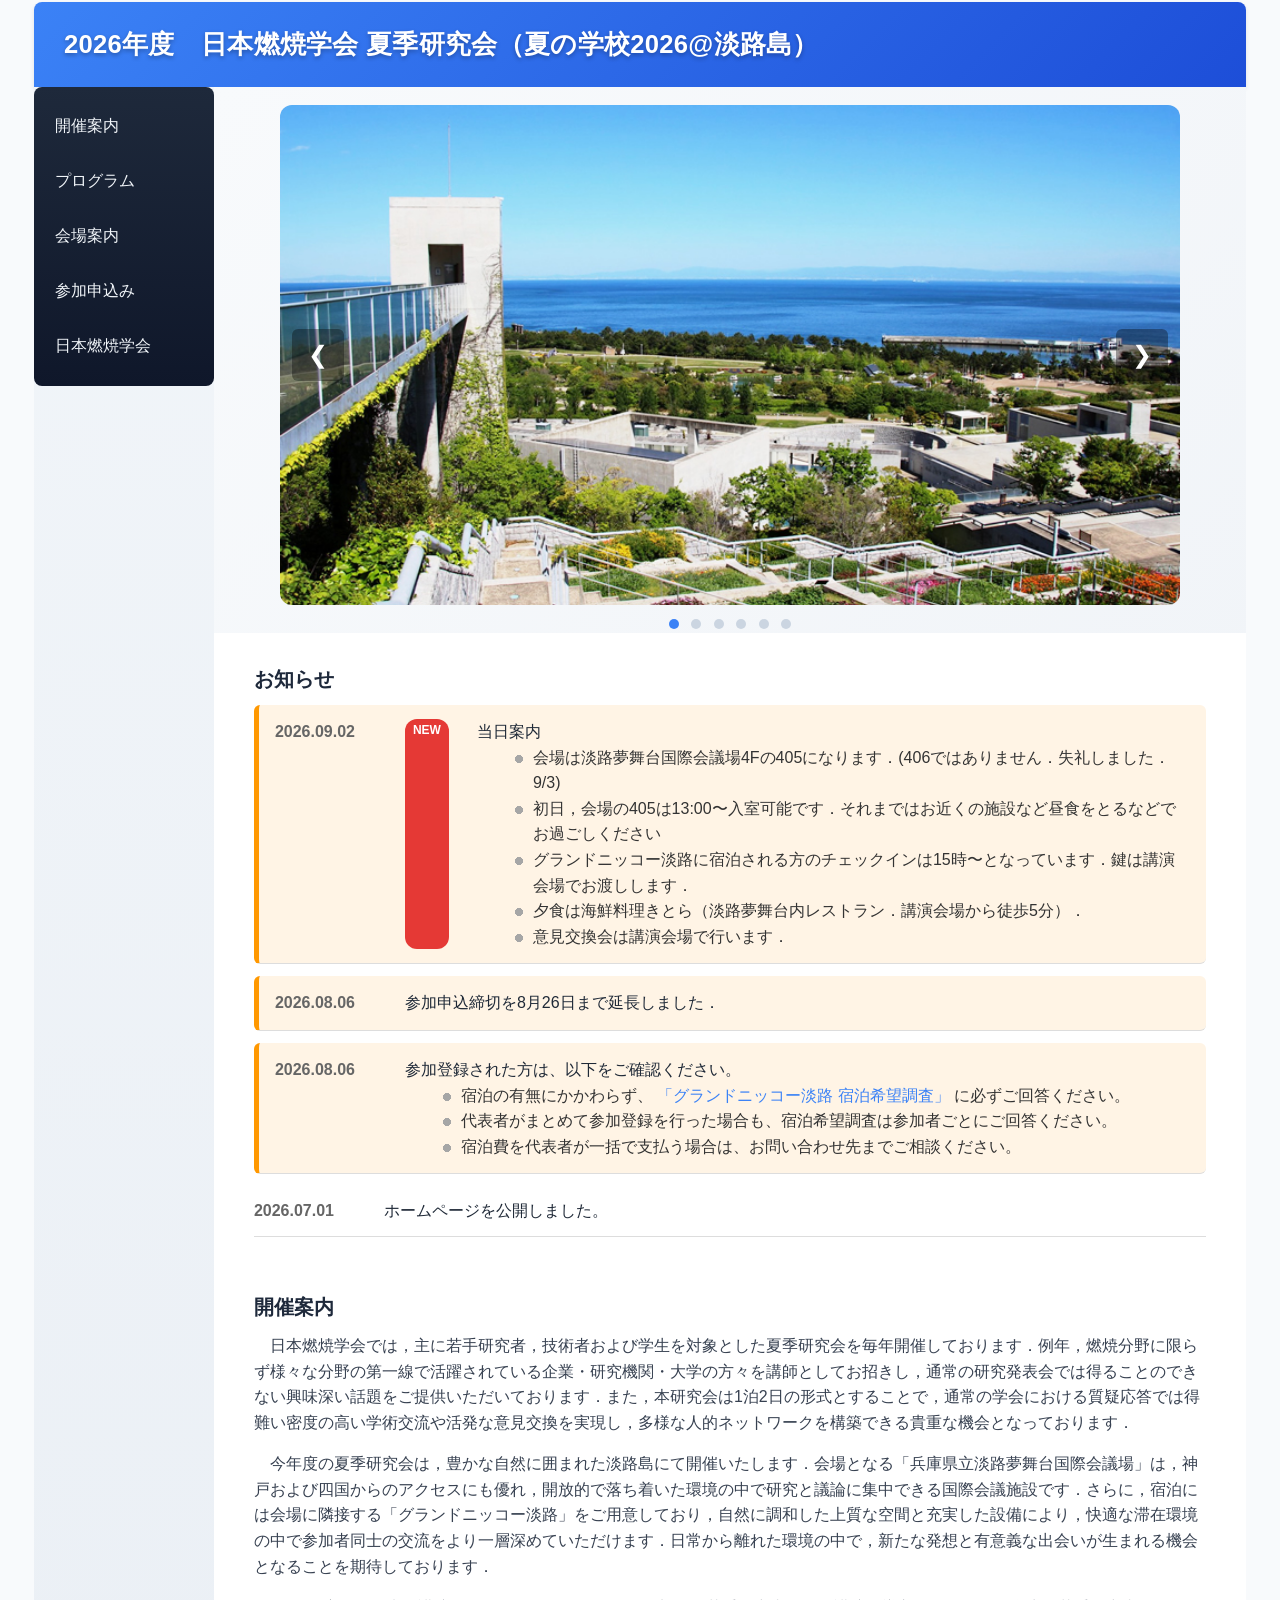
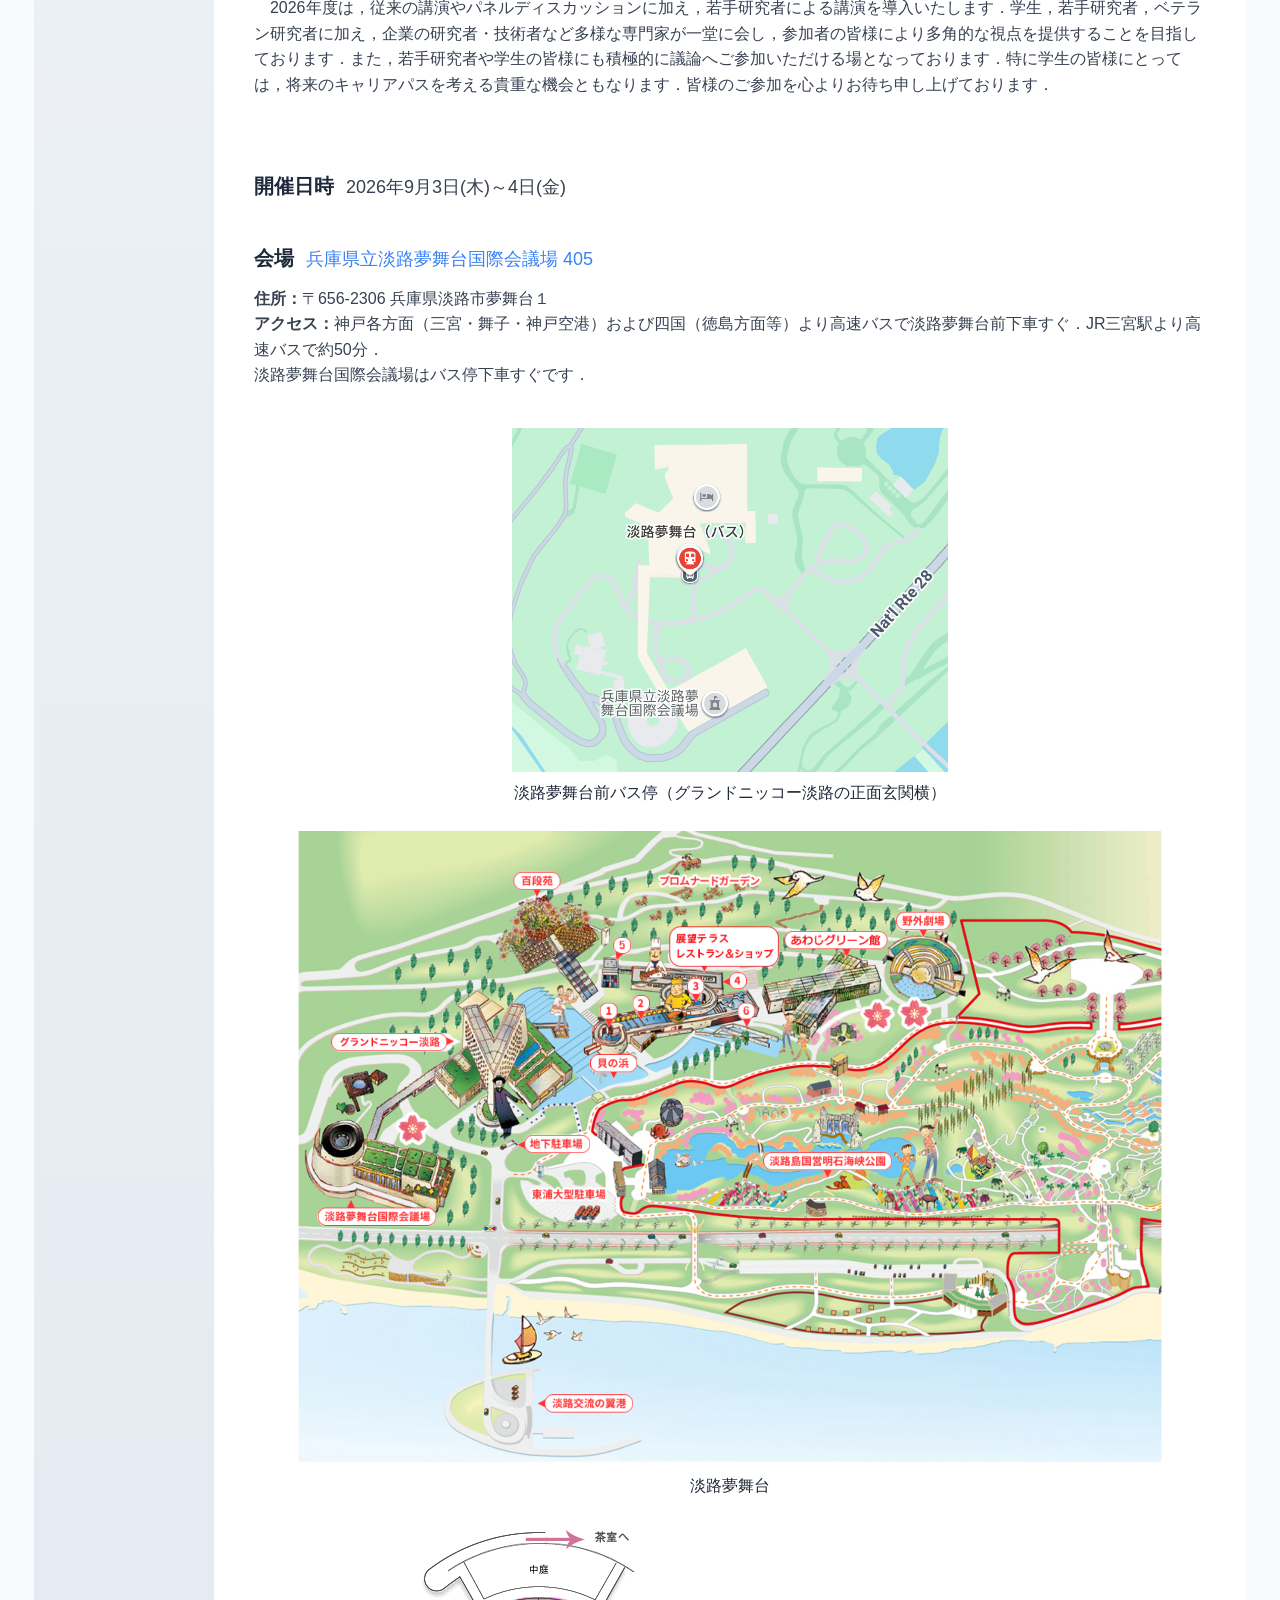
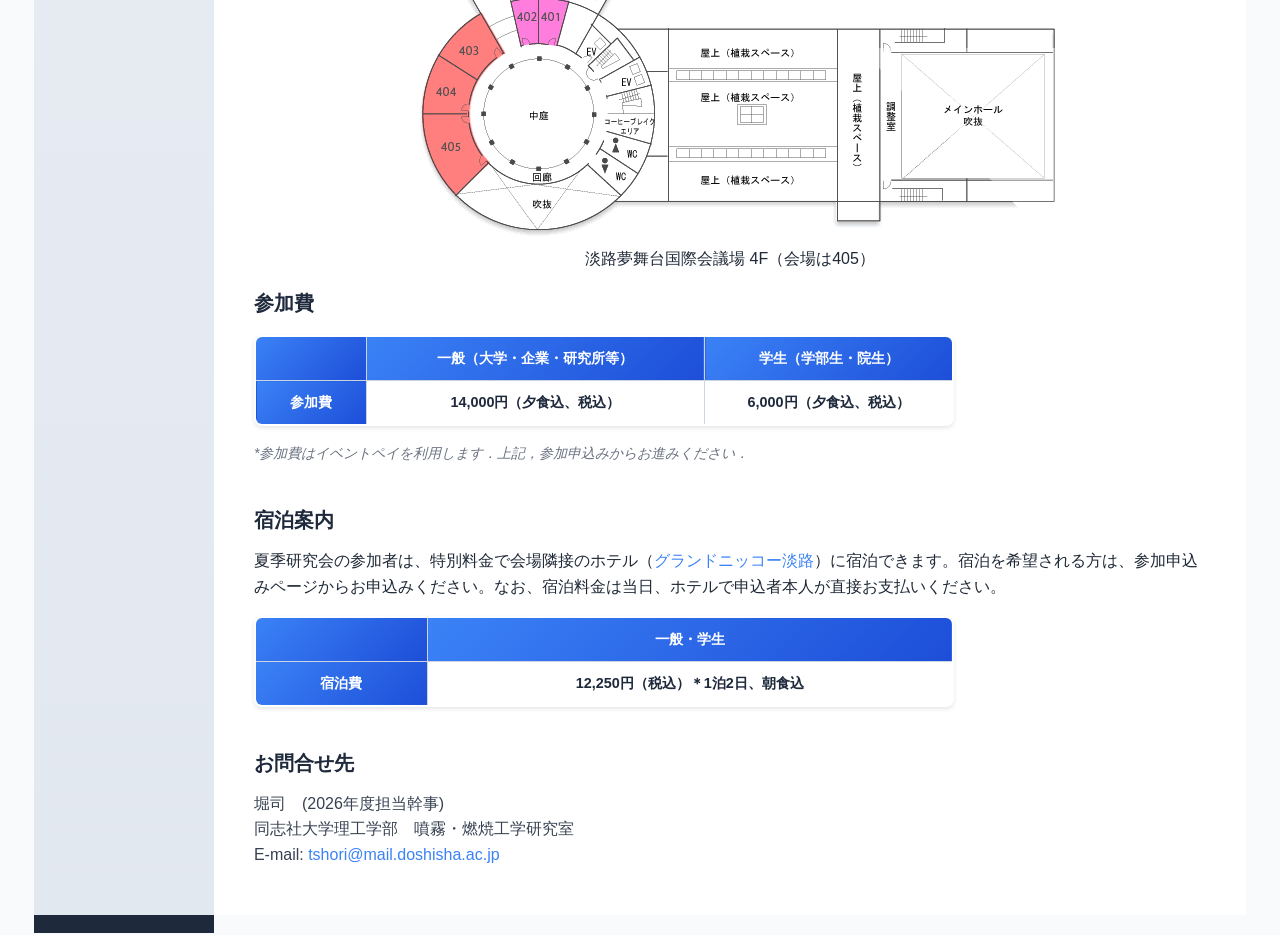
<file: index.html>
<!DOCTYPE HTML PUBLIC "-//W3C//DTD HTML 4.01 Transitional//EN">
<html lang="ja">
<head>
  <meta charset="UTF-8">
  <meta name="GENERATOR" content="JustSystems Homepage Builder Version 21.0.3.0 for Windows">
  <title>2026年度　日本燃焼学会 夏季研究会（夏の学校2026@淡路島）</title>
  <link href="hpb9tm10_3.css" rel="stylesheet" type="text/css" id="hpb9tm10_3">
</head>
<body>
<table class="hpb-head" id="HPB_LAYOUT_H" border="0" cellpadding="0" cellspacing="0">
  <tbody>
   <tr><td height="85" style="padding: 20px 30px;"><span class="page-header">2026年度　日本燃焼学会 夏季研究会（夏の学校2026@淡路島）</span></td></tr>
  </tbody>
</table>

<table class="hpb-main" id="HPB_LAYOUTTABLE_06" border="0" cellpadding="0" cellspacing="0">
<tbody>
<tr>
<!-- ↓左側一行目 -->
<td class="hpb-side-cell3" id="HPB_LAYOUT_LMV0" valign="top" width="180">
   <table class="hpb-vmenu1" id="HPB_LINK_MENU_TABLE_01" border="0" cellpadding="5" cellspacing="0">
        <tbody>
          <tr><td class="hpb-vmenu1-head" height="1"> </td></tr>
          <tr><td class="hpb-vmenu1-idle1"><a href="index.html" class="hpb-vmenu1-link1">開催案内</a></td></tr>
          <tr><td class="hpb-vmenu1-idle1"><a href="program.html" class="hpb-vmenu1-link1">プログラム</a></td>    </tr>
          <tr><td class="hpb-vmenu1-idle1"><a href="kaijo.html" class="hpb-vmenu1-link1">会場案内</a></td></tr>
          <tr><td class="hpb-vmenu1-idle1"><a href="regist.html" class="hpb-vmenu1-link1">参加申込み</a></td></tr>
          <!-- <tr><td class="hpb-vmenu1-idle1"> <a href="#" onclick="return false;" class="hpb-vmenu1-link1">参加申込み(準備中)</a></td></tr> -->
          <tr><td class="hpb-vmenu1-idle1"><a href="http://www.combustionsociety.jp/" class="hpb-vmenu1-link1">日本燃焼学会</a></td></tr>
          <tr><td class="hpb-vmenu1-head" height="1"> </td></tr>
        </tbody>
   </table></td>

<!-- ↓右側一行目 -->
<td class="hpb-cnt-cell3-x" id="HPB_LAYOUT_CONTENTS" align="center" valign="top"><a name="SKIP_LINK" id="SKIP_LINK"></a><br>

<table class="hpb-lb-tb1" align="center" border="0" cellpadding="0" cellspacing="0">
<tbody>

  <!-- スライドショー -->
<div class="slideshow-container">
  <img class="slide fade" src="images/venue01.jpg" alt="会場1">
  <img class="slide fade" src="images/venue02.jpg" alt="会場2">
  <img class="slide fade" src="images/venue03.jpg" alt="会場3">
  <img class="slide fade" src="images/venue04.jpg" alt="会場4">
  <img class="slide fade" src="images/venue05.png" alt="会場5">
  <img class="slide fade" src="images/venue06.png" alt="会場6">

  <button class="slide-btn prev" onclick="changeSlide(-1)">&#10094;</button>
  <button class="slide-btn next" onclick="changeSlide(1)">&#10095;</button>


</div>
  <div class="dots">
    <span class="dot" onclick="currentSlide(1)"></span>
    <span class="dot" onclick="currentSlide(2)"></span>
    <span class="dot" onclick="currentSlide(3)"></span>
    <span class="dot" onclick="currentSlide(4)"></span>
    <span class="dot" onclick="currentSlide(5)"></span>
    <span class="dot" onclick="currentSlide(6)"></span>
  </div>
<style>
.slideshow-container {
    position: relative;
    max-width: 900px;
    height: 500px;
    margin: auto;
    overflow: hidden;
}

.slide {
    width: 100%;
    height: 500px;
    object-fit: cover;
    display: none;
    border-radius: 12px;
}

.fade {
    animation: fadeEffect 3s;
}

@keyframes fadeEffect {
    from { opacity: 0; }
    to { opacity: 1; }
}

.slide-btn {
    position: absolute;
    top: 50%;
    transform: translateY(-50%);
    background: rgba(0, 0, 0, 0.35);
    color: white;
    border: none;
    padding: 12px 16px;
    cursor: pointer;
    font-size: 24px;
    border-radius: 6px;
}

.prev {
    left: 12px;
}

.next {
    right: 12px;
}

.slide-btn:hover {
    background: rgba(0, 0, 0, 0.6);
}

.dots {
    text-align: center;
    margin-top: 10px;
}

.dot {
    display: inline-block;
    width: 10px;
    height: 10px;
    margin: 0 4px;
    background: #cbd5e1;
    border-radius: 50%;
    cursor: pointer;
}

.dot.active {
    background: #3b82f6;
}
</style>

<script>
let slideIndex = 1;
let slideTimer;

showSlides(slideIndex);

function changeSlide(n) {
    showSlides(slideIndex += n);
    resetTimer();
}

function currentSlide(n) {
    showSlides(slideIndex = n);
    resetTimer();
}

function showSlides(n) {
    const slides = document.querySelectorAll('.slide');
    const dots = document.querySelectorAll('.dot');

    if (n > slides.length) {
        slideIndex = 1;
    }

    if (n < 1) {
        slideIndex = slides.length;
    }

    slides.forEach(slide => {
        slide.style.display = "none";
    });

    dots.forEach(dot => {
        dot.classList.remove("active");
    });

    slides[slideIndex - 1].style.display = "block";
    dots[slideIndex - 1].classList.add("active");
}

function autoSlide() {
    showSlides(slideIndex += 1);
    slideTimer = setTimeout(autoSlide, 10000);
}

function resetTimer() {
    clearTimeout(slideTimer);
    slideTimer = setTimeout(autoSlide, 10000);
}

slideTimer = setTimeout(autoSlide, 10000);
</script>
<!-- スライドショーここまで -->
<!--ここまで  -->

<tr><td class="hpb-lb-tb1-cell4">
  <!-- <div class="content-section">
    <h2 class="text-heading">開催案内</h2>
    <div class="text-body">
      　日本燃焼学会では，主に若手の研究者，技術者そして学生を対象とした研究会を，夏季に開催しております．例年，燃焼分野に限らず様々な分野の第一線で活躍されている企業や研究所そして大学の方々を講師に招き，通常の研究発表会では聞くことのできない興味深い話題を提供して頂いております．本研究会は1泊2日という形式とすることで，通常の学会における質疑応答では得難い，密度の高い学術交流や活発な意見交換や，様々な人的ネットワークを構築することができます．
    </div>
    <div class="text-body">
      　今年の夏季研究会は杜の都・仙台で行います．会場となる「エスポールみやぎ(宮城県青年会館)」は仙台駅近くに位置し，アクセスの良さと快適な環境を兼ね備えています．研修を通して研鑽と啓発を行った後は，意見交換会，2日目の研修を通して有意義な議論が期待できます．
    </div>
    <div class="text-body">
      　2026年度は新たな試みとして，パネルディスカッションを導入いたします．複数の専門家が一堂に会し，最新の研究動向や課題について議論することで，参加者の皆様により多角的な視点を提供することを目指しています．若手研究者も積極的に議論に参加できる場となりますので，ぜひこの機会をご活用ください．皆様のご参加を心からお待ちしております．
    </div>
  </div> -->
  <!-- <tr><td class="hpb-lb-tb1-cell4"> -->
  <div class="content-section">
    <h2 class="text-heading">お知らせ</h2>
    <div class="news-list">
       <div class="news-item new">
            <span class="news-date">2026.09.02</span>
            <span class="badge">NEW</span>
            <div class="news-title">当日案内             
              <ul>
              <li>会場は淡路夢舞台国際会議場4Fの405になります．(406ではありません．失礼しました．9/3)</li>
              <li>初日，会場の405は13:00〜入室可能です．それまではお近くの施設など昼食をとるなどでお過ごしください</li>
              <li>グランドニッコー淡路に宿泊される方のチェックインは15時〜となっています．鍵は講演会場でお渡しします．</li>
              <li>夕食は海鮮料理きとら（淡路夢舞台内レストラン．講演会場から徒歩5分）．</li>
              <li>意見交換会は講演会場で行います．</li>
            </ul>
        </div>
        </div>
        <div class="news-item new">
            <span class="news-date">2026.08.06</span>
            <!-- <span class="badge">NEW</span> -->
            <span class="news-title">参加申込締切を8月26日まで延長しました．</span>
        </div>
        <div class="news-item new">
            <span class="news-date">2026.08.06</span>
            <!-- <span class="badge">NEW</span> -->
            <div class="news-title">
              参加登録された方は、以下をご確認ください。
            <ul>
              <li>宿泊の有無にかかわらず、
                <a href="https://forms.cloud.microsoft/Pages/ResponsePage.aspx?id=gMGpNSuYw0OD_N_OwcUPZKxRVPKpsB9LoKeWZZELEW9URjI2WE1CNkMxWENTQUczTVFONFZRSTFXTCQlQCN0PWcu"
                  target="_blank"
                  rel="noopener noreferrer">
                  「グランドニッコー淡路 宿泊希望調査」
                </a>
                に必ずご回答ください。</li>
              <li>代表者がまとめて参加登録を行った場合も、宿泊希望調査は参加者ごとにご回答ください。</li>
              <li>宿泊費を代表者が一括で支払う場合は、お問い合わせ先までご相談ください。</li>
            </ul>
          </div>
      </div>
      <div class="news-item">
            <span class="news-date">2026.07.01</span>
            <span class="news-title">ホームページを公開しました。</span>
        </div>
    </div>
</div>
    
  <div class="content-section">
    <h2 class="text-heading">開催案内</h2>
    <div class="text-body">
      　日本燃焼学会では，主に若手研究者，技術者および学生を対象とした夏季研究会を毎年開催しております．例年，燃焼分野に限らず様々な分野の第一線で活躍されている企業・研究機関・大学の方々を講師としてお招きし，通常の研究発表会では得ることのできない興味深い話題をご提供いただいております．また，本研究会は1泊2日の形式とすることで，通常の学会における質疑応答では得難い密度の高い学術交流や活発な意見交換を実現し，多様な人的ネットワークを構築できる貴重な機会となっております．
    </div>

    <div class="text-body">
      　今年度の夏季研究会は，豊かな自然に囲まれた淡路島にて開催いたします．会場となる「兵庫県立淡路夢舞台国際会議場」は，神戸および四国からのアクセスにも優れ，開放的で落ち着いた環境の中で研究と議論に集中できる国際会議施設です．さらに，宿泊には会場に隣接する「グランドニッコー淡路」をご用意しており，自然に調和した上質な空間と充実した設備により，快適な滞在環境の中で参加者同士の交流をより一層深めていただけます．日常から離れた環境の中で，新たな発想と有意義な出会いが生まれる機会となることを期待しております．
    </div>

    <div class="text-body">
      　2026年度は，従来の講演やパネルディスカッションに加え，若手研究者による講演を導入いたします．学生，若手研究者，ベテラン研究者に加え，企業の研究者・技術者など多様な専門家が一堂に会し，参加者の皆様により多角的な視点を提供することを目指しております．また，若手研究者や学生の皆様にも積極的に議論へご参加いただける場となっております．特に学生の皆様にとっては，将来のキャリアパスを考える貴重な機会ともなります．皆様のご参加を心よりお待ち申し上げております．
    </div>
  </div>


  <div class="info-section">
    <div class="info-item">
      <span class="info-label">開催日時</span>
      <span class="info-value">2026年9月3日(木)～4日(金)</span>
    </div>
  </div>

  <div class="info-section">
    <div class="info-item">
      <span class="info-label">会場</span>
      <!-- <span class="info-value">兵庫県立淡路夢舞台国際会議場（宿泊：グランドニッコー淡路）</span> -->
       <span class="info-value">
  <a href="https://www.yumebutai.org" target="_blank" rel="noopener noreferrer">
    兵庫県立淡路夢舞台国際会議場 405
  </a>
  <!--（宿泊：
  <a href="https://awaji.grandnikko.com" target="_blank" rel="noopener noreferrer">
    グランドニッコー淡路
  </a>
  ） -->
</span>
    </div>
    <div class="info-details">
      <div class="text-body">
        <strong>住所：</strong>〒656-2306 兵庫県淡路市夢舞台１<br>
        <!-- <strong>HP：</strong><a href="https://seinenkaikan.or.jp">https://seinenkaikan.or.jp</a> -->
        <strong>アクセス：</strong>神戸各方面（三宮・舞子・神戸空港）および四国（徳島方面等）より高速バスで淡路夢舞台前下車すぐ．JR三宮駅より高速バスで約50分．<br>
        淡路夢舞台国際会議場はバス停下車すぐです．
      </div>
    </div>
  </div>

<!-- <div class="venue-image">
  <img src="img_floor_4f.gif" alt="会場案内" style="max-width: 100%; height: auto;">
</div> -->
<figure style="text-align: center; margin-top: 20px;">
  <img src="img_awaji_yumebutai_bus.png"
       alt="淡路夢舞台前バス停"
       style="max-width: 50%; height: auto;">
  <figcaption style="margin-top: 8px;">
    淡路夢舞台前バス停（グランドニッコー淡路の正面玄関横）
  </figcaption>
</figure>
<figure style="text-align: center; margin-top: 20px;">
  <img src="img_awaji_yumebutai.png"
       alt="淡路夢舞台"
       style="max-width: 100%; height: auto;">
  <figcaption style="margin-top: 8px;">
    淡路夢舞台
  </figcaption>
</figure>
<figure style="text-align: center; margin-top: 20px;">
  <img src="img_floor_4f.gif"
       alt="淡路夢舞台国際会議場 会場案内"
       style="max-width: 100%; height: auto;">

  <figcaption style="margin-top: 8px;">
    淡路夢舞台国際会議場 4F（会場は405）
  </figcaption>
</figure>
  <!-- <div class="info-section">
    <div class="info-item">
      <span class="info-label">移動手段</span>
    </div>
    <div class="info-details">
      <div class="deadline-warning" style="background: none !important; border: 2px solid #ff6b35; padding: 15px; margin-bottom: 20px; border-radius: 5px;">
        <div style="font-weight: bold; color: #d63031; margin-bottom: 10px;">【重要なお知らせ】</div>
        <div class="text-body">
          参加予定者が39名に達しており、ご用意している28人乗り送迎バス（補助席込み）では全員がご乗車いただけない可能性がございます。つきましては、お時間に余裕のある方は、大変恐縮ですが仙台市営バスのご利用もご検討いただけますと幸いです。
        </div>
      </div>
      
      <div style="margin-bottom: 25px;">
        <h3 style="color: #333; border-bottom: 2px solid #ff6b35; padding-bottom: 5px;">■ 送迎バスをご利用の方</h3>
        <div class="text-body">
          <strong>・バスサイズ：</strong> 28人乗り（補助席込み）<br>
          <strong>・乗り場：</strong> 仙台駅東口観光送迎バス乗降場 ※東北大学の学生が待機予定です<br>
          　<strong>地図：</strong> <a href="https://maps.google.com/?cid=13411149127539616273&g_mp=Cidnb29nbGUubWFwcy5wbGFjZXMudjEuUGxhY2VzLlNlYXJjaFRleHQ">Google Maps</a><br>
          <strong>・目印：</strong> 「エスポールみやぎ」と書かれた三菱の貸切バス<br>
          <strong>・出発時間：</strong> 13:00（12:30から乗車可能）
        </div>
      </div>
      
      <div style="margin-bottom: 25px;">
        <h3 style="color: #333; border-bottom: 2px solid #ff6b35; padding-bottom: 5px;">■ 仙台市営バスをご利用の方</h3>
        <div class="text-body">
          <strong>・乗り場：</strong> 27番（仙台駅西口 Loft前）、『鶴ケ谷7丁目行』または『東仙台営業所行』<br>
          　<strong>地図：</strong> <a href="https://maps.google.com/?cid=9888754777734787232&g_mp=Cidnb29nbGUubWFwcy5wbGFjZXMudjEuUGxhY2VzLlNlYXJjaFRleHQ">Google Maps</a><br>
          <strong>・下車バス停：</strong> 『保健環境センター青年会館前』（所要時間：約25分）<br>
          <strong>・バス停から会場まで：</strong> 徒歩1分
        </div>
        
        <div style="margin-top: 15px;">
          <strong>【参考時刻表】</strong><br>
          <div class="text-body" style="margin-left: 15px;">
            ・110番系統：12:28発（12:58頃着）、12:58発（13:27頃着）<br>
            ・120番系統：12:13発、12:43発<br>
            ・A220番系統：12:00発<br>
            ・詳細な時刻表： <a href="http://www.donto.co.jp/timetable/citybus/bus_d_result.cgi?SW=90&TG=C&BSC=0050154">どんとこいバス時刻表</a>
          </div>
        </div>
      </div>
      
      <div style="margin-bottom: 15px;">
        <h3 style="color: #333; border-bottom: 2px solid #ff6b35; padding-bottom: 5px;">■ お車でお越しの方</h3>
        <div class="text-body">
          会場のエスポールみやぎには無料駐車場がございますので、ご利用ください。
        </div>
      </div>
    </div>
  </div> -->
  <div class="info-section">
    <div class="info-item">
      <span class="info-label">参加費</span>
    </div>
    <!--
    <div class="deadline-warning">
      <span class="deadline-text">申込締切：</span><span class="deadline-date">2025年8月31日(日)</span>
    </div>
    -->
    <div class="info-details">
      <table class="fee-table">
        <tbody>
          <tr>
            <td class="fee-table-header" width="80"></td>
            <td class="fee-table-header" width="280"><strong>一般（大学・企業・研究所等）</strong></td>
            <td class="fee-table-header" width="200"><strong>学生（学部生・院生）</strong></td>
          </tr>
          <tr>
            <td class="fee-table-header"><strong>参加費</strong></td>
            <td class="fee-table-data"><strong>14,000円（夕食込、税込）</strong></td>
            <td class="fee-table-data"><strong>6,000円（夕食込、税込）</strong></td>
          </tr>
        </tbody>
      </table>
      <!--
      <div class="registration-button" style="text-align: center; margin: 20px 0;">
        <a href="regist.html" style="display: inline-block; background-color: #ff6b35; color: white; padding: 15px 40px; text-decoration: none; font-size: 18px; font-weight: bold; border-radius: 5px; box-shadow: 0 2px 4px rgba(0,0,0,0.2); transition: background-color 0.3s;">参加申込みはこちら</a>
      </div>-->
      <div class="info-note">
        *参加費はイベントペイを利用します．上記，参加申込みからお進みください．<br>
        <!-- *参加費には宿泊費（1泊2食(夕朝)）等を含みます． -->
      </div>
    </div>
  </div>

  <div class="info-section">
    <div class="info-item">
      <span class="info-label">宿泊案内</span>
    </div>
    <!--
    <div class="deadline-warning">
      <span class="deadline-text">申込締切：</span><span class="deadline-date">2025年8月31日(日)</span>
    </div>
    -->
    <div class="info-details">
       <div>
       夏季研究会の参加者は、特別料金で会場隣接のホテル（<a href="https://awaji.grandnikko.com" target="_blank" rel="noopener noreferrer">グランドニッコー淡路</a>）に宿泊できます。宿泊を希望される方は、参加申込みページからお申込みください。なお、宿泊料金は当日、ホテルで申込者本人が直接お支払いください。
      </div>
      <table class="fee-table">
        <tbody>
          <tr>
            <td class="fee-table-header" width="80"></td>
            <td class="fee-table-header" width="280"><strong>一般・学生</strong></td>
            <!-- <td class="fee-table-header" width="200"><strong>学生（学部生・院生）</strong></td> -->
          </tr>
          <tr>
            <td class="fee-table-header"><strong>宿泊費</strong></td>
            <td class="fee-table-data"><strong>12,250円（税込）＊1泊2日、朝食込</strong></td>
            <!-- <td class="fee-table-data"><strong>6,000円（夕食込、不課税）</strong></td> -->
          </tr>
        </tbody>
      </table>
    </div>
  </div>


  <div class="info-section">
    <div class="info-item">
      <span class="info-label">お問合せ先</span>
    </div>
    <div class="info-details">
      <div class="text-body">
        堀司　(2026年度担当幹事)<br>
        同志社大学理工学部　噴霧・燃焼工学研究室<br>
        E-mail: <span id="email-address">JavaScript有効化でメールアドレスが表示されます</span>
      </div>
    </div>
  </div>

</td></tr>

</tbody></table>
</td>
</tr>

<!-- ↓二行目 -->
<tr>
<td class="hpb-cnt-cell4" valign="top"></td>
<td class="hpb-side-cell4" height="18" valign="top"></td>
</tr>

</tbody>
</table>
<script>
// より高度なスパム対策でメールアドレスを表示
document.addEventListener('DOMContentLoaded', function() {
    // Base64エンコードされたメールアドレス
    var encodedEmail = 'dHNob3JpQG1haWwuZG9zaGlzaGEuYWMuanA=';
    var emailSpan = document.getElementById('email-address');
    if (emailSpan) {
        var decodedEmail = atob(encodedEmail);
        emailSpan.innerHTML = '<a href="mailto:' + decodedEmail + '" style="color: #3b82f6;">' + decodedEmail + '</a>';
    }
});
</script>
</body>
</html>
</file>
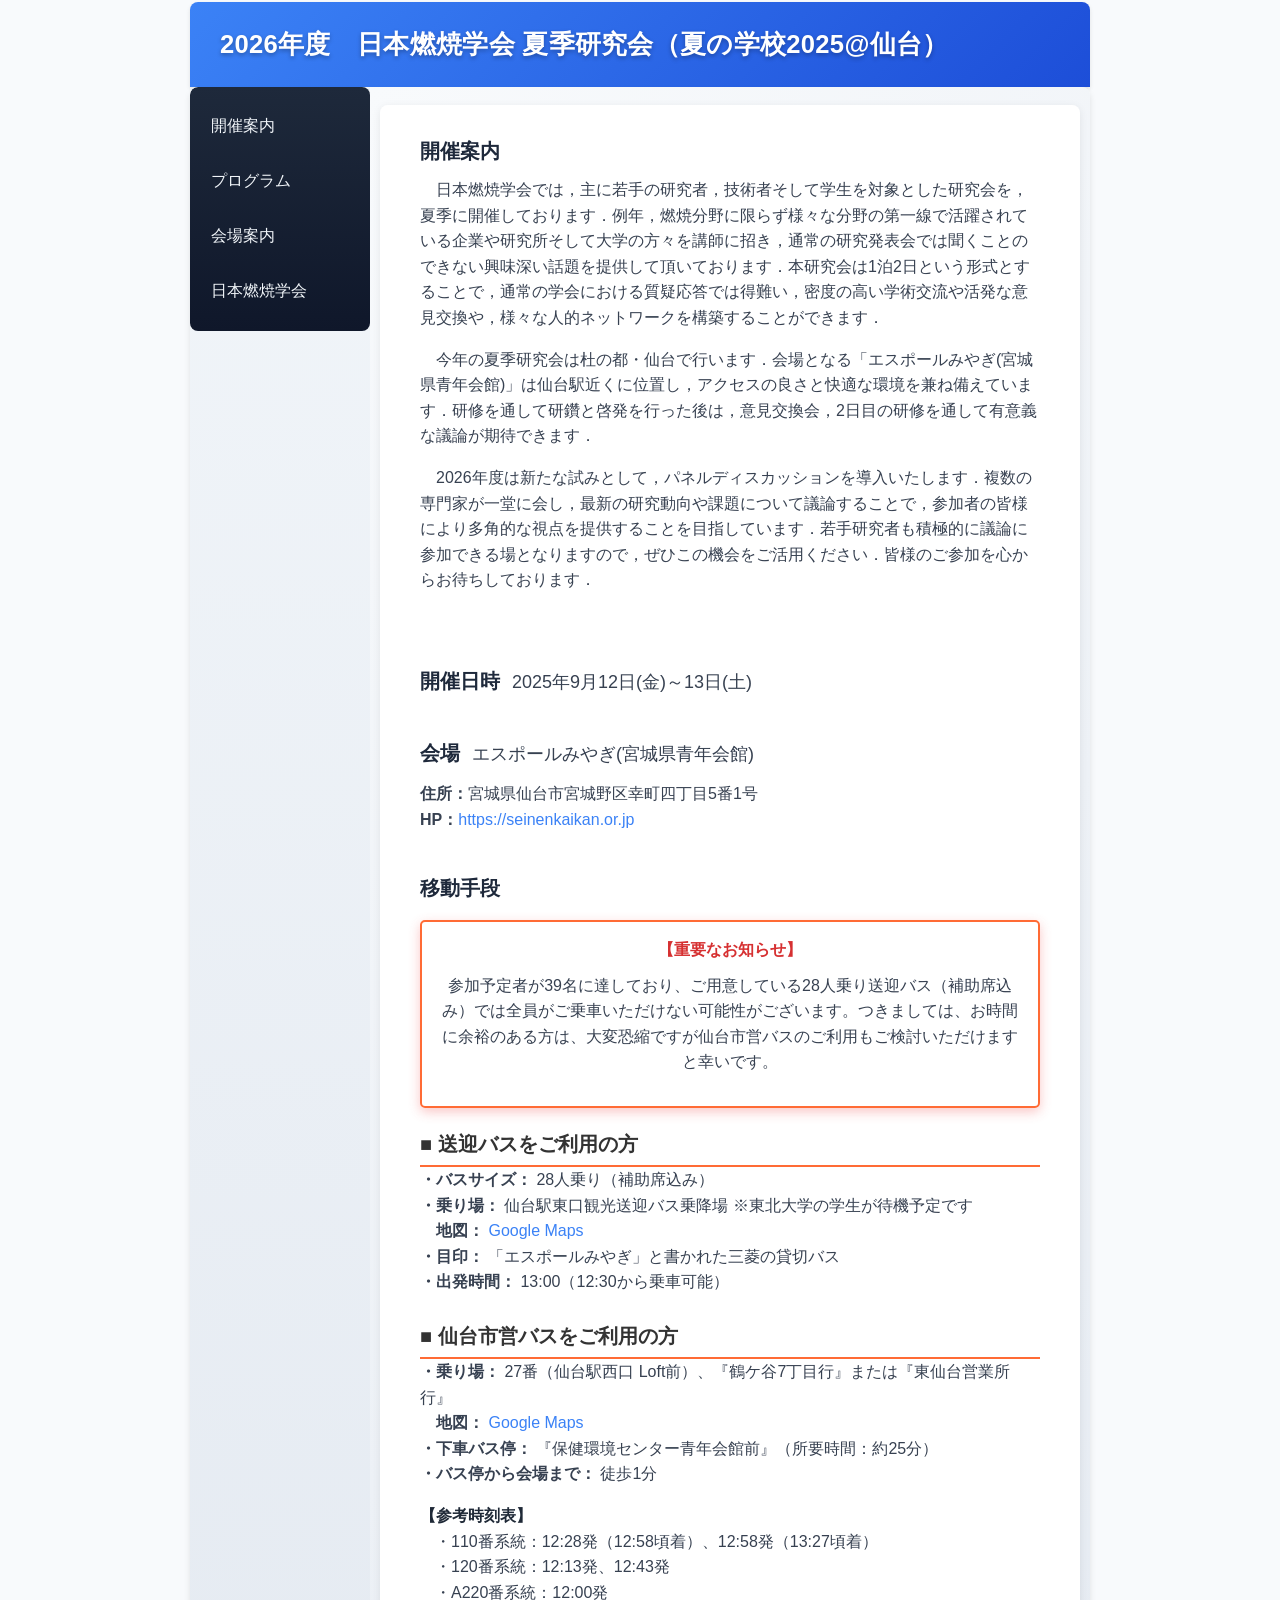
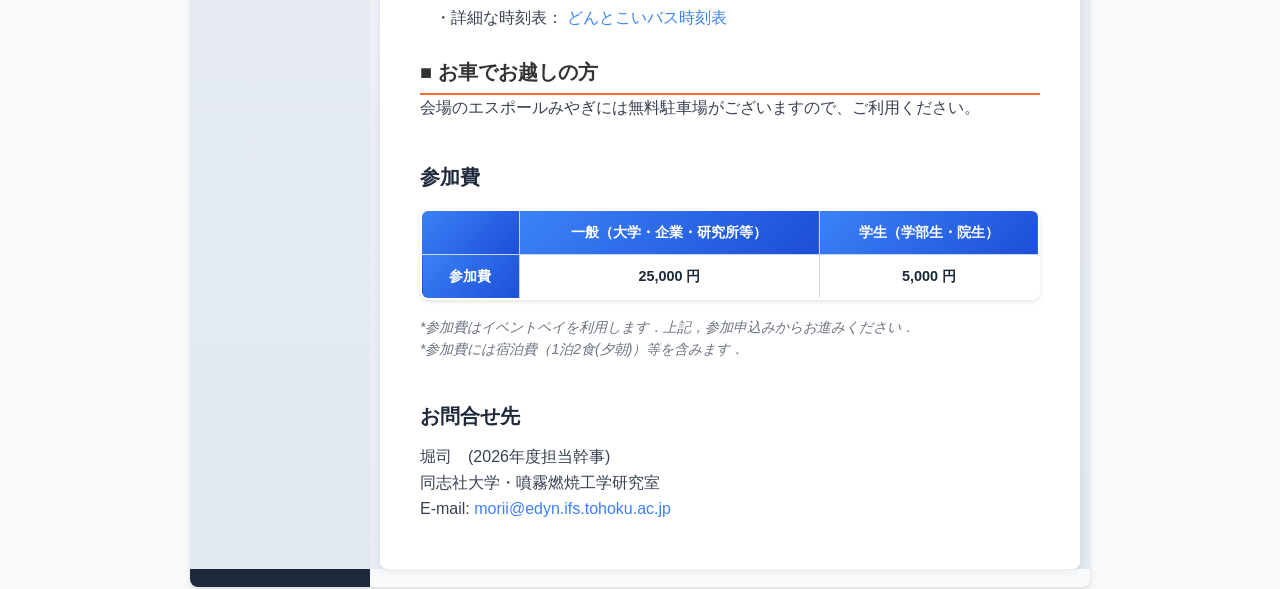
<file: 2025/2025_CombustionSummerrSchool_Japan-main/index.html>
<!DOCTYPE HTML PUBLIC "-//W3C//DTD HTML 4.01 Transitional//EN">
<html lang="ja">
<head>
  <meta charset="UTF-8">
  <meta name="GENERATOR" content="JustSystems Homepage Builder Version 21.0.3.0 for Windows">
  <title>2026年度　日本燃焼学会 夏季研究会（夏の学校2025@仙台）</title>
  <link href="hpb9tm10_3.css" rel="stylesheet" type="text/css" id="hpb9tm10_3">
</head>
<body>
<table class="hpb-head" id="HPB_LAYOUT_H" border="0" cellpadding="0" cellspacing="0">
  <tbody>
   <tr><td height="85" style="padding: 20px 30px;"><span class="page-header">2026年度　日本燃焼学会 夏季研究会（夏の学校2025@仙台）</span></td></tr>
  </tbody>
</table>

<table class="hpb-main" id="HPB_LAYOUTTABLE_06" border="0" cellpadding="0" cellspacing="0">
<tbody>
<tr>
<!-- ↓左側一行目 -->
<td class="hpb-side-cell3" id="HPB_LAYOUT_LMV0" valign="top" width="180">
   <table class="hpb-vmenu1" id="HPB_LINK_MENU_TABLE_01" border="0" cellpadding="5" cellspacing="0">
        <tbody>
          <tr><td class="hpb-vmenu1-head" height="1"> </td></tr>
          <tr><td class="hpb-vmenu1-idle1"><a href="index.html" class="hpb-vmenu1-link1">開催案内</a></td></tr>
          <tr><td class="hpb-vmenu1-idle1"><a href="program.html" class="hpb-vmenu1-link1">プログラム</a></td>    </tr>
          <tr><td class="hpb-vmenu1-idle1"><a href="kaijo.html" class="hpb-vmenu1-link1">会場案内</a></td></tr>
          <!--<tr><td class="hpb-vmenu1-idle1"><a href="regist.html" class="hpb-vmenu1-link1">参加申込み</a></td></tr>-->
          <tr><td class="hpb-vmenu1-idle1"><a href="http://www.combustionsociety.jp/" class="hpb-vmenu1-link1">日本燃焼学会</a></td></tr>
          <tr><td class="hpb-vmenu1-head" height="1"> </td></tr>
        </tbody>
   </table></td>

<!-- ↓右側一行目 -->
<td class="hpb-cnt-cell3-x" id="HPB_LAYOUT_CONTENTS" align="center" valign="top"><a name="SKIP_LINK" id="SKIP_LINK"></a><br>

<table class="hpb-lb-tb1" align="center" border="0" cellpadding="0" cellspacing="0">
<tbody>

<tr><td class="hpb-lb-tb1-cell4">
  <div class="content-section">
    <h2 class="text-heading">開催案内</h2>
    <div class="text-body">
      　日本燃焼学会では，主に若手の研究者，技術者そして学生を対象とした研究会を，夏季に開催しております．例年，燃焼分野に限らず様々な分野の第一線で活躍されている企業や研究所そして大学の方々を講師に招き，通常の研究発表会では聞くことのできない興味深い話題を提供して頂いております．本研究会は1泊2日という形式とすることで，通常の学会における質疑応答では得難い，密度の高い学術交流や活発な意見交換や，様々な人的ネットワークを構築することができます．
    </div>
    <div class="text-body">
      　今年の夏季研究会は杜の都・仙台で行います．会場となる「エスポールみやぎ(宮城県青年会館)」は仙台駅近くに位置し，アクセスの良さと快適な環境を兼ね備えています．研修を通して研鑽と啓発を行った後は，意見交換会，2日目の研修を通して有意義な議論が期待できます．
    </div>
    <div class="text-body">
      　2026年度は新たな試みとして，パネルディスカッションを導入いたします．複数の専門家が一堂に会し，最新の研究動向や課題について議論することで，参加者の皆様により多角的な視点を提供することを目指しています．若手研究者も積極的に議論に参加できる場となりますので，ぜひこの機会をご活用ください．皆様のご参加を心からお待ちしております．
    </div>
  </div>

  <div class="info-section">
    <div class="info-item">
      <span class="info-label">開催日時</span>
      <span class="info-value">2025年9月12日(金)～13日(土)</span>
    </div>
  </div>

  <div class="info-section">
    <div class="info-item">
      <span class="info-label">会場</span>
      <span class="info-value">エスポールみやぎ(宮城県青年会館)</span>
    </div>
    <div class="info-details">
      <div class="text-body">
        <strong>住所：</strong>宮城県仙台市宮城野区幸町四丁目5番1号<br>
        <strong>HP：</strong><a href="https://seinenkaikan.or.jp">https://seinenkaikan.or.jp</a>
      </div>
    </div>
  </div>

  <div class="info-section">
    <div class="info-item">
      <span class="info-label">移動手段</span>
    </div>
    <div class="info-details">
      <div class="deadline-warning" style="background: none !important; border: 2px solid #ff6b35; padding: 15px; margin-bottom: 20px; border-radius: 5px;">
        <div style="font-weight: bold; color: #d63031; margin-bottom: 10px;">【重要なお知らせ】</div>
        <div class="text-body">
          参加予定者が39名に達しており、ご用意している28人乗り送迎バス（補助席込み）では全員がご乗車いただけない可能性がございます。つきましては、お時間に余裕のある方は、大変恐縮ですが仙台市営バスのご利用もご検討いただけますと幸いです。
        </div>
      </div>
      
      <div style="margin-bottom: 25px;">
        <h3 style="color: #333; border-bottom: 2px solid #ff6b35; padding-bottom: 5px;">■ 送迎バスをご利用の方</h3>
        <div class="text-body">
          <strong>・バスサイズ：</strong> 28人乗り（補助席込み）<br>
          <strong>・乗り場：</strong> 仙台駅東口観光送迎バス乗降場 ※東北大学の学生が待機予定です<br>
          　<strong>地図：</strong> <a href="https://maps.google.com/?cid=13411149127539616273&g_mp=Cidnb29nbGUubWFwcy5wbGFjZXMudjEuUGxhY2VzLlNlYXJjaFRleHQ">Google Maps</a><br>
          <strong>・目印：</strong> 「エスポールみやぎ」と書かれた三菱の貸切バス<br>
          <strong>・出発時間：</strong> 13:00（12:30から乗車可能）
        </div>
      </div>
      
      <div style="margin-bottom: 25px;">
        <h3 style="color: #333; border-bottom: 2px solid #ff6b35; padding-bottom: 5px;">■ 仙台市営バスをご利用の方</h3>
        <div class="text-body">
          <strong>・乗り場：</strong> 27番（仙台駅西口 Loft前）、『鶴ケ谷7丁目行』または『東仙台営業所行』<br>
          　<strong>地図：</strong> <a href="https://maps.google.com/?cid=9888754777734787232&g_mp=Cidnb29nbGUubWFwcy5wbGFjZXMudjEuUGxhY2VzLlNlYXJjaFRleHQ">Google Maps</a><br>
          <strong>・下車バス停：</strong> 『保健環境センター青年会館前』（所要時間：約25分）<br>
          <strong>・バス停から会場まで：</strong> 徒歩1分
        </div>
        
        <div style="margin-top: 15px;">
          <strong>【参考時刻表】</strong><br>
          <div class="text-body" style="margin-left: 15px;">
            ・110番系統：12:28発（12:58頃着）、12:58発（13:27頃着）<br>
            ・120番系統：12:13発、12:43発<br>
            ・A220番系統：12:00発<br>
            ・詳細な時刻表： <a href="http://www.donto.co.jp/timetable/citybus/bus_d_result.cgi?SW=90&TG=C&BSC=0050154">どんとこいバス時刻表</a>
          </div>
        </div>
      </div>
      
      <div style="margin-bottom: 15px;">
        <h3 style="color: #333; border-bottom: 2px solid #ff6b35; padding-bottom: 5px;">■ お車でお越しの方</h3>
        <div class="text-body">
          会場のエスポールみやぎには無料駐車場がございますので、ご利用ください。
        </div>
      </div>
    </div>
  </div>
  <div class="info-section">
    <div class="info-item">
      <span class="info-label">参加費</span>
    </div>
    <!--
    <div class="deadline-warning">
      <span class="deadline-text">申込締切：</span><span class="deadline-date">2025年8月31日(日)</span>
    </div>
    -->
    <div class="info-details">      <table class="fee-table">
        <tbody>
          <tr>
            <td class="fee-table-header" width="80"></td>
            <td class="fee-table-header" width="280"><strong>一般（大学・企業・研究所等）</strong></td>
            <td class="fee-table-header" width="200"><strong>学生（学部生・院生）</strong></td>
          </tr>
          <tr>
            <td class="fee-table-header"><strong>参加費</strong></td>
            <td class="fee-table-data"><strong>25,000 円</strong></td>
            <td class="fee-table-data"><strong>5,000 円</strong></td>
          </tr>
        </tbody>
      </table>
      <!--
      <div class="registration-button" style="text-align: center; margin: 20px 0;">
        <a href="regist.html" style="display: inline-block; background-color: #ff6b35; color: white; padding: 15px 40px; text-decoration: none; font-size: 18px; font-weight: bold; border-radius: 5px; box-shadow: 0 2px 4px rgba(0,0,0,0.2); transition: background-color 0.3s;">参加申込みはこちら</a>
      </div>-->
      <div class="info-note">
        *参加費はイベントペイを利用します．上記，参加申込みからお進みください．<br>
        *参加費には宿泊費（1泊2食(夕朝)）等を含みます．
      </div>
    </div>
  </div>

  <div class="info-section">
    <div class="info-item">
      <span class="info-label">お問合せ先</span>
    </div>
    <div class="info-details">
      <div class="text-body">
        堀司　(2026年度担当幹事)<br>
        同志社大学・噴霧燃焼工学研究室<br>
        E-mail: <span id="email-address">JavaScript有効化でメールアドレスが表示されます</span>
      </div>
    </div>
  </div>

</td></tr>

</tbody></table>
</td>
</tr>

<!-- ↓二行目 -->
<tr>
<td class="hpb-cnt-cell4" valign="top"></td>
<td class="hpb-side-cell4" height="18" valign="top"></td>
</tr>

</tbody>
</table>
<script>
// より高度なスパム対策でメールアドレスを表示
document.addEventListener('DOMContentLoaded', function() {
    // Base64エンコードされたメールアドレス
    var encodedEmail = 'bW9yaWlAZWR5bi5pZnMudG9ob2t1LmFjLmpw';
    var emailSpan = document.getElementById('email-address');
    if (emailSpan) {
        var decodedEmail = atob(encodedEmail);
        emailSpan.innerHTML = '<a href="mailto:' + decodedEmail + '" style="color: #3b82f6;">' + decodedEmail + '</a>';
    }
});
</script>
</body>
</html>
</file>
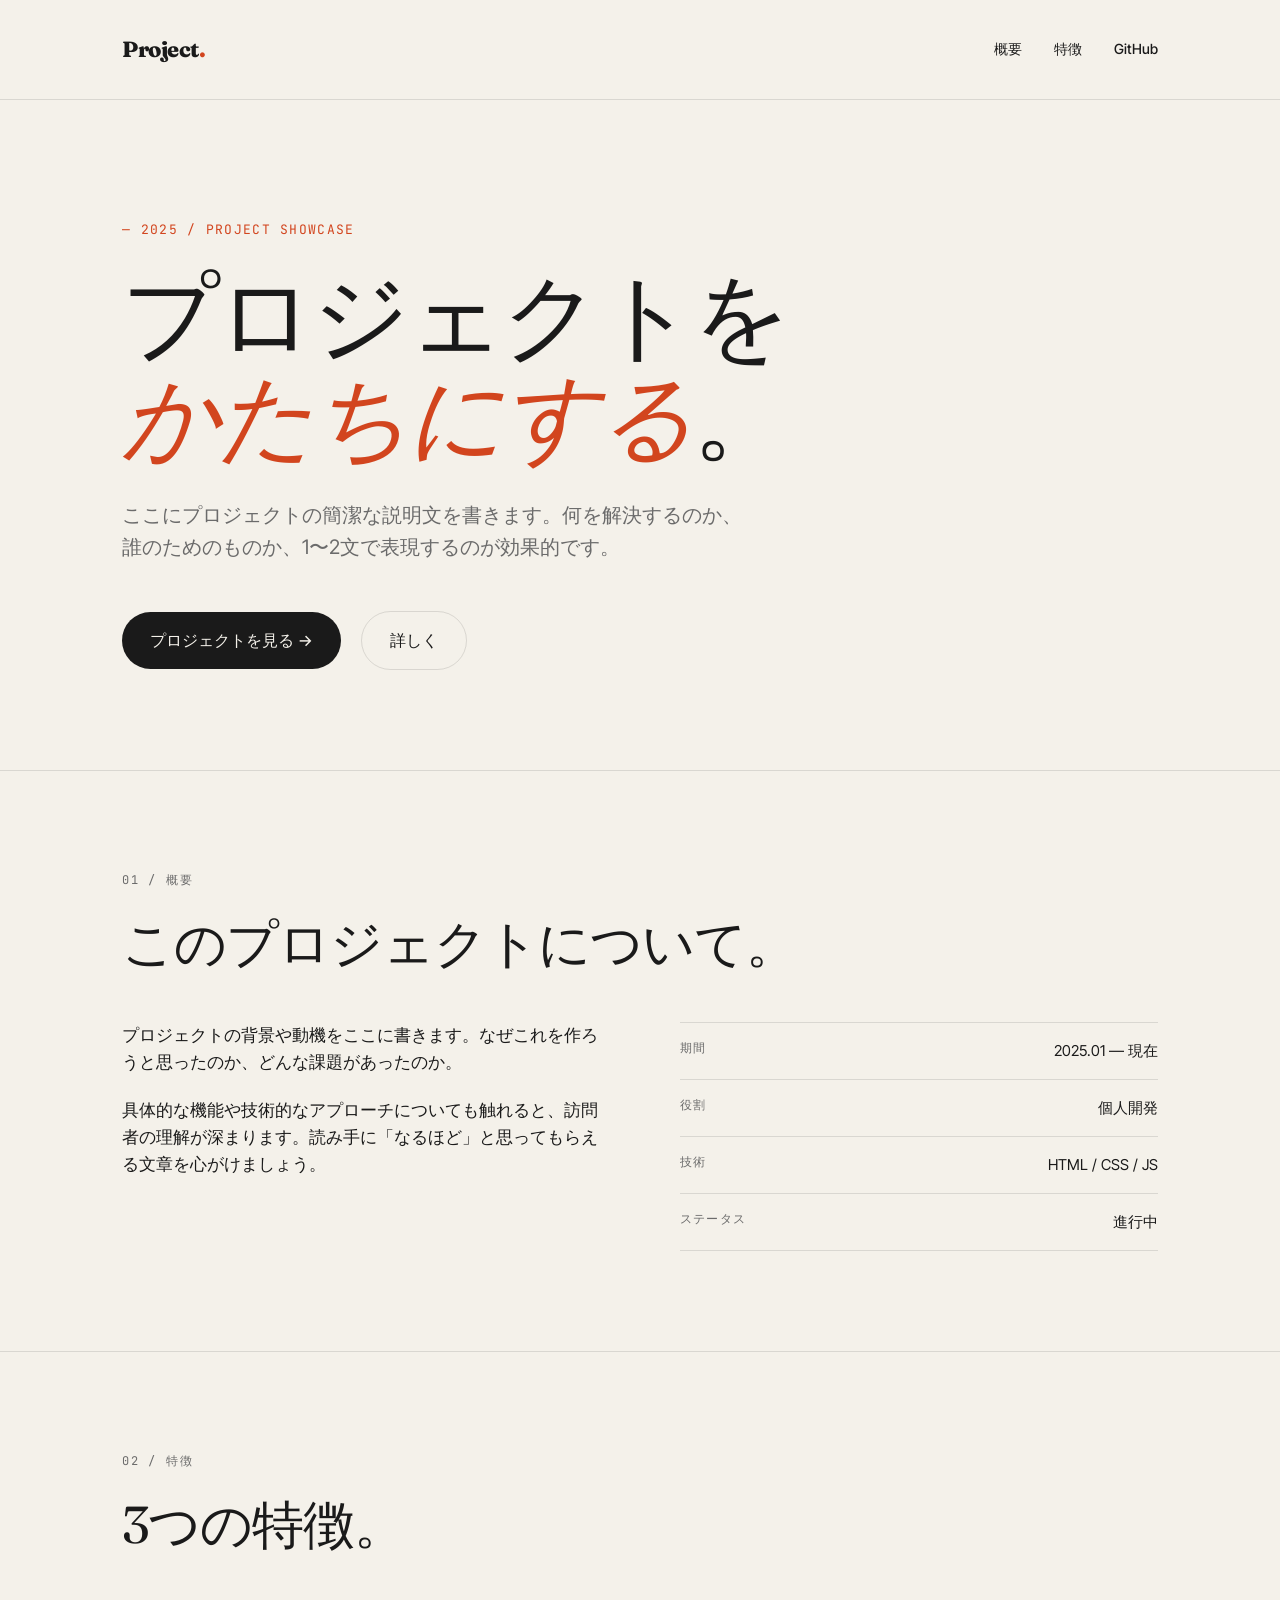
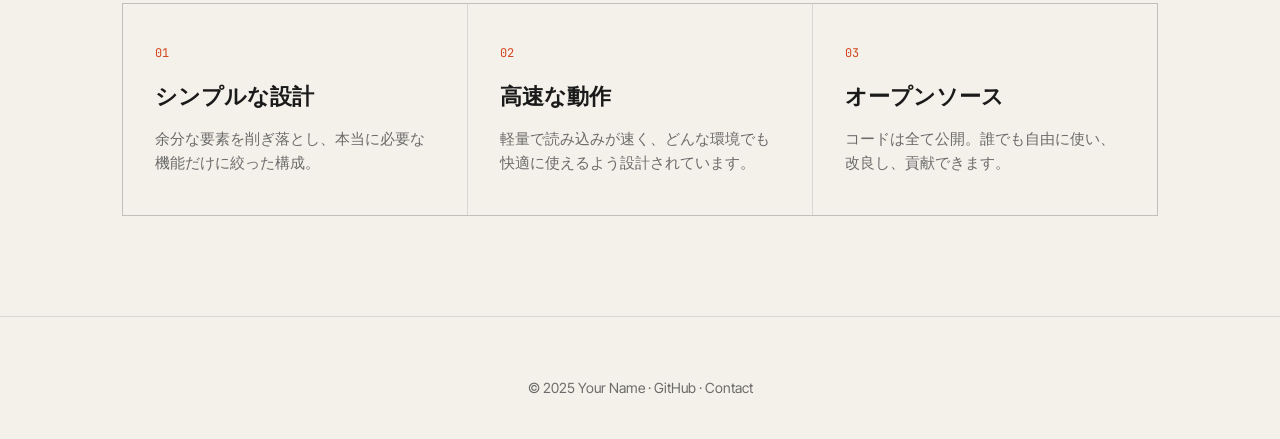
<file: index_.html>
<!DOCTYPE html>
<html lang="ja">
<head>
<meta charset="UTF-8">
<meta name="viewport" content="width=device-width, initial-scale=1.0">
<title>Project Name — プロジェクト紹介</title>
<meta name="description" content="プロジェクトの簡潔な説明をここに書きます。">

<link rel="preconnect" href="https://fonts.googleapis.com">
<link rel="preconnect" href="https://fonts.gstatic.com" crossorigin>
<link href="https://fonts.googleapis.com/css2?family=Fraunces:opsz,wght@9..144,300;9..144,400;9..144,600;9..144,800&family=JetBrains+Mono:wght@400;500&family=Inter+Tight:wght@400;500;600&display=swap" rel="stylesheet">

<style>
  :root {
    --bg: #f4f1ea;
    --ink: #1a1a1a;
    --muted: #6b6b6b;
    --accent: #d2451e;
    --line: rgba(26,26,26,0.12);
    --card: #ffffff;
  }

  * { box-sizing: border-box; margin: 0; padding: 0; }

  body {
    background: var(--bg);
    color: var(--ink);
    font-family: 'Inter Tight', sans-serif;
    line-height: 1.6;
    -webkit-font-smoothing: antialiased;
    overflow-x: hidden;
  }

  a { color: inherit; text-decoration: none; }

  .container {
    max-width: 1100px;
    margin: 0 auto;
    padding: 0 32px;
  }

  /* ---------- HEADER ---------- */
  header {
    padding: 32px 0;
    border-bottom: 1px solid var(--line);
    position: sticky;
    top: 0;
    background: var(--bg);
    z-index: 10;
  }
  header .container {
    display: flex;
    justify-content: space-between;
    align-items: center;
  }
  .logo {
    font-family: 'Fraunces', serif;
    font-weight: 800;
    font-size: 22px;
    letter-spacing: -0.02em;
  }
  .logo span { color: var(--accent); }
  nav ul {
    list-style: none;
    display: flex;
    gap: 32px;
    font-size: 14px;
    font-weight: 500;
  }
  nav a:hover { color: var(--accent); }

  /* ---------- HERO ---------- */
  .hero {
    padding: 120px 0 100px;
    border-bottom: 1px solid var(--line);
  }
  .hero .eyebrow {
    font-family: 'JetBrains Mono', monospace;
    font-size: 13px;
    color: var(--accent);
    letter-spacing: 0.1em;
    text-transform: uppercase;
    margin-bottom: 24px;
  }
  .hero h1 {
    font-family: 'Fraunces', serif;
    font-weight: 400;
    font-size: clamp(48px, 8vw, 96px);
    line-height: 1.05;
    letter-spacing: -0.03em;
    margin-bottom: 32px;
  }
  .hero h1 em {
    font-style: italic;
    color: var(--accent);
    font-weight: 300;
  }
  .hero p.lead {
    font-size: 20px;
    color: var(--muted);
    max-width: 620px;
    margin-bottom: 48px;
  }
  .cta {
    display: inline-flex;
    align-items: center;
    gap: 12px;
    padding: 16px 28px;
    background: var(--ink);
    color: var(--bg);
    border-radius: 999px;
    font-weight: 500;
    transition: transform 0.2s, background 0.2s;
  }
  .cta:hover {
    background: var(--accent);
    transform: translateY(-2px);
  }
  .cta-secondary {
    margin-left: 16px;
    color: var(--ink);
    background: transparent;
    border: 1px solid var(--line);
  }
  .cta-secondary:hover {
    background: transparent;
    border-color: var(--ink);
  }

  /* ---------- SECTION ---------- */
  section.block {
    padding: 100px 0;
    border-bottom: 1px solid var(--line);
  }
  .section-label {
    font-family: 'JetBrains Mono', monospace;
    font-size: 12px;
    color: var(--muted);
    letter-spacing: 0.15em;
    text-transform: uppercase;
    margin-bottom: 24px;
  }
  h2 {
    font-family: 'Fraunces', serif;
    font-weight: 400;
    font-size: clamp(32px, 5vw, 52px);
    line-height: 1.15;
    letter-spacing: -0.02em;
    margin-bottom: 48px;
    max-width: 800px;
  }

  /* ---------- FEATURES ---------- */
  .features {
    display: grid;
    grid-template-columns: repeat(auto-fit, minmax(280px, 1fr));
    gap: 1px;
    background: var(--line);
    border: 1px solid var(--line);
  }
  .feature {
    background: var(--bg);
    padding: 40px 32px;
  }
  .feature-num {
    font-family: 'JetBrains Mono', monospace;
    font-size: 12px;
    color: var(--accent);
    margin-bottom: 16px;
  }
  .feature h3 {
    font-family: 'Fraunces', serif;
    font-weight: 600;
    font-size: 22px;
    margin-bottom: 12px;
  }
  .feature p {
    font-size: 15px;
    color: var(--muted);
  }

  /* ---------- ABOUT TWO-COL ---------- */
  .two-col {
    display: grid;
    grid-template-columns: 1fr 1fr;
    gap: 80px;
    align-items: start;
  }
  @media (max-width: 768px) {
    .two-col { grid-template-columns: 1fr; gap: 40px; }
  }
  .two-col p {
    font-size: 17px;
    margin-bottom: 20px;
  }
  .meta-list {
    list-style: none;
    border-top: 1px solid var(--line);
  }
  .meta-list li {
    display: flex;
    justify-content: space-between;
    padding: 16px 0;
    border-bottom: 1px solid var(--line);
    font-size: 15px;
  }
  .meta-list .key {
    font-family: 'JetBrains Mono', monospace;
    font-size: 12px;
    color: var(--muted);
    text-transform: uppercase;
    letter-spacing: 0.1em;
  }

  /* ---------- FOOTER ---------- */
  footer {
    padding: 60px 0 40px;
    text-align: center;
    font-size: 14px;
    color: var(--muted);
  }
  footer a:hover { color: var(--accent); }

  /* ---------- ANIMATION ---------- */
  .fade-up {
    opacity: 0;
    transform: translateY(20px);
    animation: fadeUp 0.8s ease forwards;
  }
  .fade-up:nth-child(2) { animation-delay: 0.15s; }
  .fade-up:nth-child(3) { animation-delay: 0.3s; }
  @keyframes fadeUp {
    to { opacity: 1; transform: translateY(0); }
  }
</style>
</head>
<body>

<header>
  <div class="container">
    <div class="logo">Project<span>.</span></div>
    <nav>
      <ul>
        <li><a href="#about">概要</a></li>
        <li><a href="#features">特徴</a></li>
        <li><a href="#" target="_blank">GitHub</a></li>
      </ul>
    </nav>
  </div>
</header>

<section class="hero">
  <div class="container">
    <div class="eyebrow fade-up">— 2025 / Project Showcase</div>
    <h1 class="fade-up">プロジェクトを<br><em>かたちにする</em>。</h1>
    <p class="lead fade-up">ここにプロジェクトの簡潔な説明文を書きます。何を解決するのか、誰のためのものか、1〜2文で表現するのが効果的です。</p>
    <div class="fade-up">
      <a href="#" class="cta">プロジェクトを見る →</a>
      <a href="#about" class="cta cta-secondary">詳しく</a>
    </div>
  </div>
</section>

<section class="block" id="about">
  <div class="container">
    <div class="section-label">01 / 概要</div>
    <h2>このプロジェクトについて。</h2>
    <div class="two-col">
      <div>
        <p>プロジェクトの背景や動機をここに書きます。なぜこれを作ろうと思ったのか、どんな課題があったのか。</p>
        <p>具体的な機能や技術的なアプローチについても触れると、訪問者の理解が深まります。読み手に「なるほど」と思ってもらえる文章を心がけましょう。</p>
      </div>
      <ul class="meta-list">
        <li><span class="key">期間</span><span>2025.01 — 現在</span></li>
        <li><span class="key">役割</span><span>個人開発</span></li>
        <li><span class="key">技術</span><span>HTML / CSS / JS</span></li>
        <li><span class="key">ステータス</span><span>進行中</span></li>
      </ul>
    </div>
  </div>
</section>

<section class="block" id="features">
  <div class="container">
    <div class="section-label">02 / 特徴</div>
    <h2>3つの特徴。</h2>
    <div class="features">
      <div class="feature">
        <div class="feature-num">01</div>
        <h3>シンプルな設計</h3>
        <p>余分な要素を削ぎ落とし、本当に必要な機能だけに絞った構成。</p>
      </div>
      <div class="feature">
        <div class="feature-num">02</div>
        <h3>高速な動作</h3>
        <p>軽量で読み込みが速く、どんな環境でも快適に使えるよう設計されています。</p>
      </div>
      <div class="feature">
        <div class="feature-num">03</div>
        <h3>オープンソース</h3>
        <p>コードは全て公開。誰でも自由に使い、改良し、貢献できます。</p>
      </div>
    </div>
  </div>
</section>

<footer>
  <div class="container">
    <p>© 2025 Your Name · <a href="#">GitHub</a> · <a href="#">Contact</a></p>
  </div>
</footer>

</body>
</html>
</file>
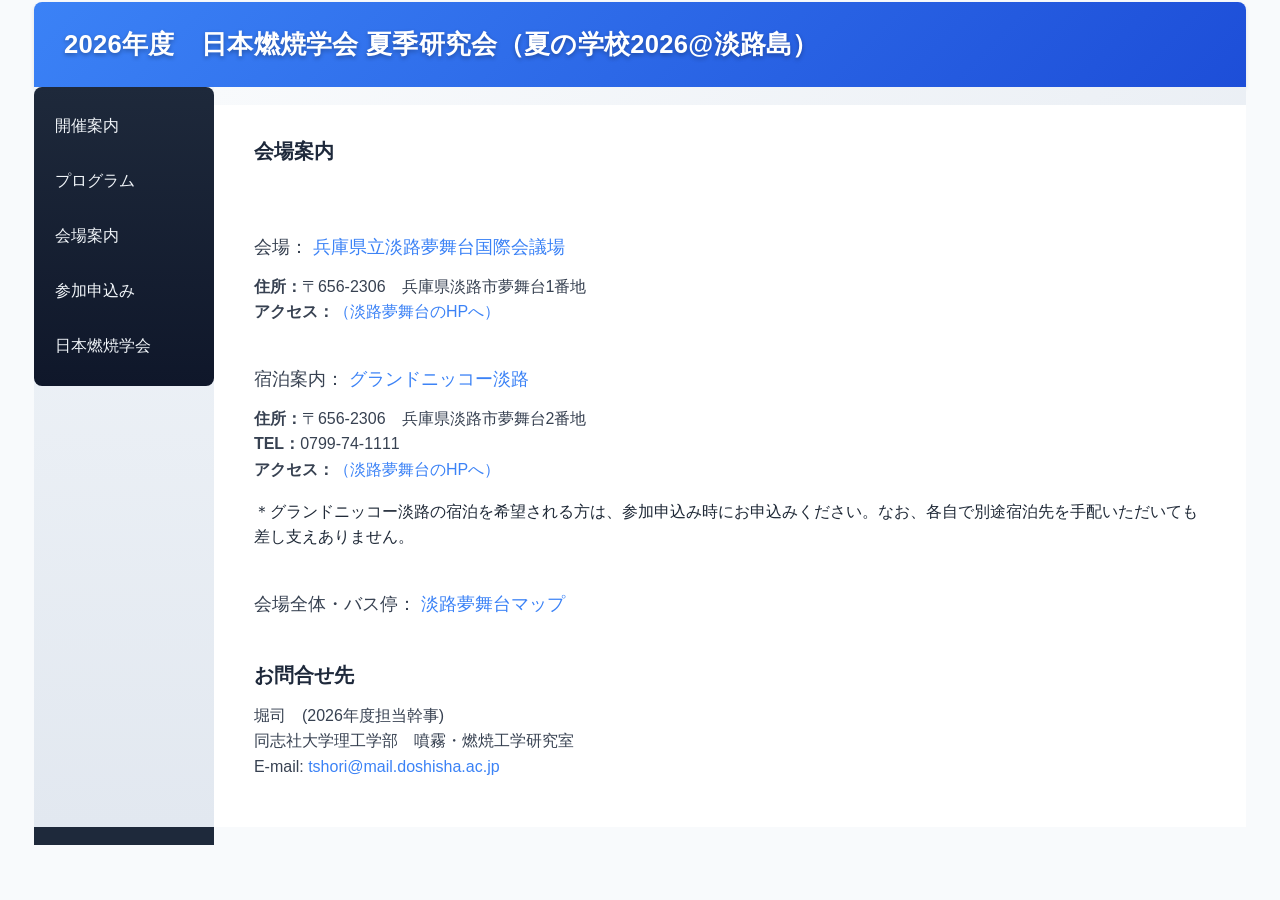
<file: kaijo.html>
<!DOCTYPE HTML PUBLIC "-//W3C//DTD HTML 4.01 Transitional//EN">
<html lang="ja">
<head>
  <meta charset="UTF-8">
  <meta name="GENERATOR" content="JustSystems Homepage Builder Version 21.0.3.0 for Windows">
  <title>2026年度　日本燃焼学会 夏季研究会（夏の学校2026@淡路島）</title>
  <link href="hpb9tm10_3.css" rel="stylesheet" type="text/css" id="hpb9tm10_3">
</head>
<body>
<table class="hpb-head" id="HPB_LAYOUT_H" border="0" cellpadding="0" cellspacing="0">
  <tbody>
   <tr><td height="85" style="padding: 20px 30px;"><span class="page-header">2026年度　日本燃焼学会 夏季研究会（夏の学校2026@淡路島）</span></td></tr>
  </tbody>
</table>

<table class="hpb-main" id="HPB_LAYOUTTABLE_06" border="0" cellpadding="0" cellspacing="0">
<tbody>
<tr>
<!-- ↓左側一行目 -->
<td class="hpb-side-cell3" id="HPB_LAYOUT_LMV0" valign="top" width="180">
   <table class="hpb-vmenu1" id="HPB_LINK_MENU_TABLE_01" border="0" cellpadding="5" cellspacing="0">
        <tbody>
          <tr><td class="hpb-vmenu1-head" height="1"> </td></tr>
          <tr><td class="hpb-vmenu1-idle1"><a href="index.html" class="hpb-vmenu1-link1">開催案内</a></td></tr>
          <tr><td class="hpb-vmenu1-idle1"><a href="program.html" class="hpb-vmenu1-link1">プログラム</a></td>    </tr>
          <tr><td class="hpb-vmenu1-idle1"><a href="kaijo.html" class="hpb-vmenu1-link1">会場案内</a></td></tr>
          <tr><td class="hpb-vmenu1-idle1"><a href="regist.html" class="hpb-vmenu1-link1">参加申込み</a></td></tr>
          <!-- <tr><td class="hpb-vmenu1-idle1"> <a href="#" onclick="return false;" class="hpb-vmenu1-link1">参加申込み(準備中)</a></td></tr> -->
          <tr><td class="hpb-vmenu1-idle1"><a href="http://www.combustionsociety.jp/" class="hpb-vmenu1-link1">日本燃焼学会</a></td></tr>
          <tr><td class="hpb-vmenu1-head" height="1"> </td></tr>
        </tbody>
   </table></td>

<!-- ↓右側一行目 -->
<td class="hpb-cnt-cell3-x" id="HPB_LAYOUT_CONTENTS" align="center" valign="top"><a name="SKIP_LINK" id="SKIP_LINK"></a><br>

<table class="hpb-lb-tb1" align="center" border="0" cellpadding="0" cellspacing="0">
<tbody>
<tr><td class="hpb-lb-tb1-cell4">
  <div class="content-section">
    <h2 class="text-heading">会場案内</h2>
  </div>

  <div class="info-section">
    <div class="info-item">
      <span class="info-value">会場：
       <a href="https://www.yumebutai.org" target="_blank" rel="noopener noreferrer">
    兵庫県立淡路夢舞台国際会議場
  </a></span>
    </div>
    <div class="info-details">
      <div class="text-body">
        <strong>住所：</strong>〒656-2306　兵庫県淡路市夢舞台1番地<br>
        <strong>アクセス：</strong><a href="https://www.yumebutai.co.jp/access/">（淡路夢舞台のHPへ）</a><br>
      </div>
    </div>
  </div>

    <div class="info-section">
    <div class="info-item">
      <span class="info-value">宿泊案内：
      <a href="https://awaji.grandnikko.com" target="_blank" rel="noopener noreferrer">
    グランドニッコー淡路 </a></span>
    </div>
    <div class="info-details">
      <div class="text-body">
        <strong>住所：</strong>〒656-2306　兵庫県淡路市夢舞台2番地<br>
        <strong>TEL：</strong>0799-74-1111<br>
        <strong>アクセス：</strong><a href="https://www.yumebutai.co.jp/access/">（淡路夢舞台のHPへ）</a><br>
      </div>
    </div>
    <dev>
    ＊グランドニッコー淡路の宿泊を希望される方は、参加申込み時にお申込みください。なお、各自で別途宿泊先を手配いただいても差し支えありません。  
    </dev>
  </div>

   <div class="info-section">
    <div class="info-item">
      <!-- <span class="info-label">宿泊</span> -->
      <span class="info-value">会場全体・バス停：
        <a href="files/awaji_yumebutai.pdf" target="_blank" rel="noopener noreferrer">
    淡路夢舞台マップ </a></span>
    </div>
    <!-- <div class="info-details">
      <div class="text-body">
        <strong>住所：</strong>〒656-2306　兵庫県淡路市夢舞台2番地<br>
        <strong>TEL：</strong>0799-74-1111<br>
        <strong>アクセス：</strong><a href="https://www.yumebutai.co.jp/access/">（淡路夢舞台のHPへ）</a><br>
      </div>
    </div> -->
  </div>

  <!-- <div style="text-align:center; margin:20px;">
  <a href="files/awaji_yumebutai.pdf"
     target="_blank"
     style="
        background:#3b82f6;
        color:white;
        padding:12px 24px;
        border-radius:8px;
        text-decoration:none;
        font-weight:bold;
     ">
     プログラムPDF
  </a>
</div> -->

  <div class="info-section">
    <div class="info-item">
      <span class="info-label">お問合せ先</span>
    </div>
    <div class="info-details">
         <div class="text-body">
        堀司　(2026年度担当幹事)<br>
        同志社大学理工学部　噴霧・燃焼工学研究室<br>
        E-mail: <span id="email-address">JavaScript有効化でメールアドレスが表示されます</span>
      </div>
    </div>

  </div>

</td></tr>

</tbody></table>
</td>
</tr>

<!-- ↓二行目 -->
<tr>
<td class="hpb-cnt-cell4" valign="top"></td>
<td class="hpb-side-cell4" height="18" valign="top"></td>
</tr>

</tbody>
</table>

<script>
// より高度なスパム対策でメールアドレスを表示
document.addEventListener('DOMContentLoaded', function() {
    // Base64エンコードされたメールアドレス
    var encodedEmail = 'dHNob3JpQG1haWwuZG9zaGlzaGEuYWMuanA=';
    var emailSpan = document.getElementById('email-address');
    if (emailSpan) {
        var decodedEmail = atob(encodedEmail);
        emailSpan.innerHTML = '<a href="mailto:' + decodedEmail + '" style="color: #3b82f6;">' + decodedEmail + '</a>';
    }
});
</script>
</body>
</html>
</file>
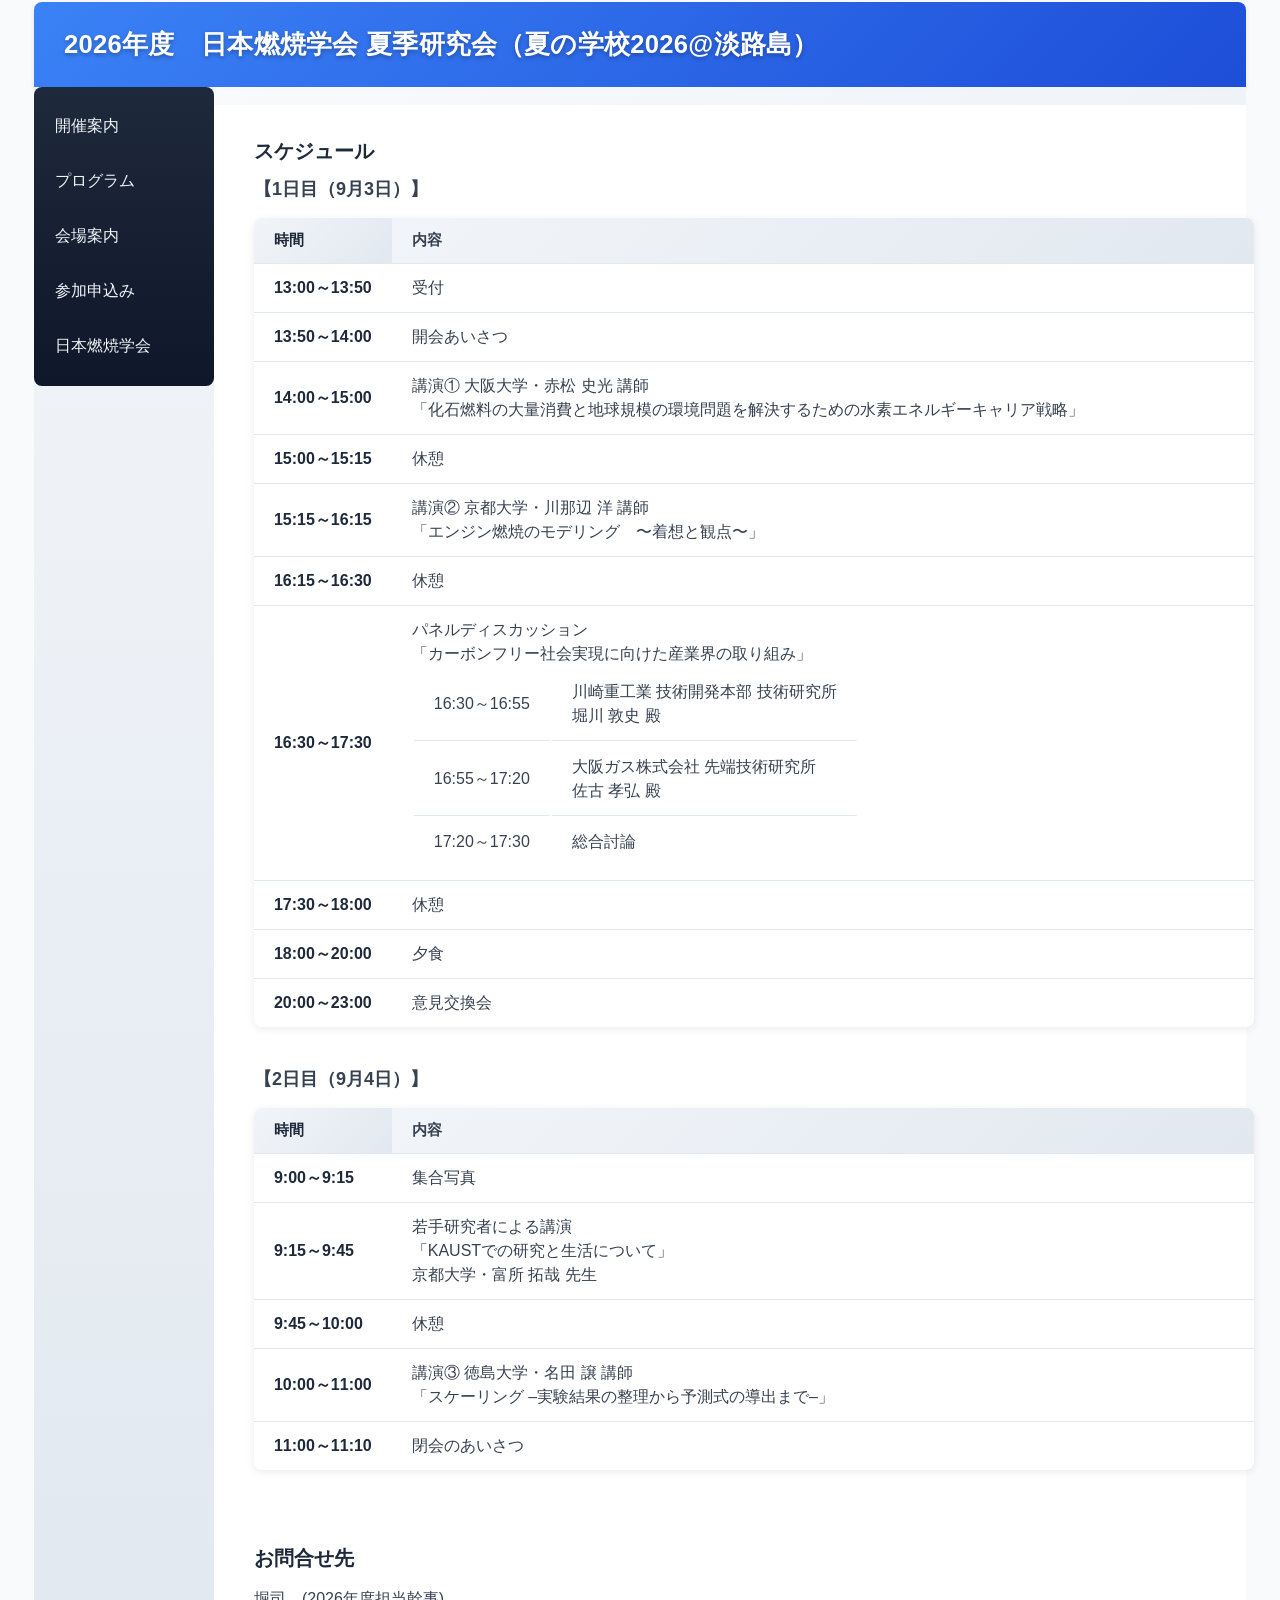
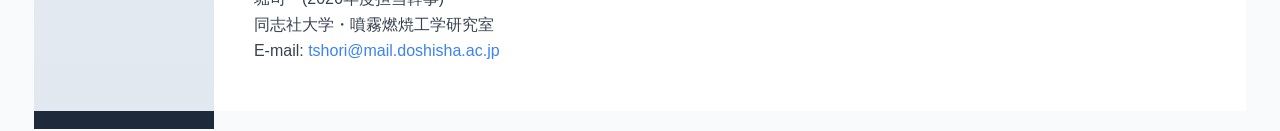
<file: program.html>
<!DOCTYPE HTML PUBLIC "-//W3C//DTD HTML 4.01 Transitional//EN">
<html lang="ja">
<head>
  <meta charset="UTF-8">
  <meta name="GENERATOR" content="JustSystems Homepage Builder Version 21.0.3.0 for Windows">
  <title>2026年度　日本燃焼学会 夏季研究会（夏の学校2026@淡路島）</title>
  <link href="hpb9tm10_3.css" rel="stylesheet" type="text/css" id="hpb9tm10_3">
</head>
<body>
<table class="hpb-head" id="HPB_LAYOUT_H" border="0" cellpadding="0" cellspacing="0">
  <tbody>
   <tr><td height="85" style="padding: 20px 30px;"><span class="page-header">2026年度　日本燃焼学会 夏季研究会（夏の学校2026@淡路島）</span></td></tr>
  </tbody>
</table>

<table class="hpb-main" id="HPB_LAYOUTTABLE_06" border="0" cellpadding="0" cellspacing="0">
<tbody>
<tr>
<!-- ↓左側一行目 -->
<td class="hpb-side-cell3" id="HPB_LAYOUT_LMV0" valign="top" width="180">
   <table class="hpb-vmenu1" id="HPB_LINK_MENU_TABLE_01" border="0" cellpadding="5" cellspacing="0">
        <tbody>
          <tr><td class="hpb-vmenu1-head" height="1"> </td></tr>
          <tr><td class="hpb-vmenu1-idle1"><a href="index.html" class="hpb-vmenu1-link1">開催案内</a></td></tr>
          <tr><td class="hpb-vmenu1-idle1"><a href="program.html" class="hpb-vmenu1-link1">プログラム</a></td>    </tr>
          <tr><td class="hpb-vmenu1-idle1"><a href="kaijo.html" class="hpb-vmenu1-link1">会場案内</a></td></tr>
          <tr><td class="hpb-vmenu1-idle1"><a href="regist.html" class="hpb-vmenu1-link1">参加申込み</a></td></tr>
          <!-- <tr><td class="hpb-vmenu1-idle1"> <a href="#" onclick="return false;" class="hpb-vmenu1-link1">参加申込み(準備中)</a></td></tr> -->
          <tr><td class="hpb-vmenu1-idle1"><a href="http://www.combustionsociety.jp/" class="hpb-vmenu1-link1">日本燃焼学会</a></td></tr>
          <tr><td class="hpb-vmenu1-head" height="1"> </td></tr>
        </tbody>
   </table></td>

<!-- ↓右側一行目 -->
<td class="hpb-cnt-cell3-x" id="HPB_LAYOUT_CONTENTS" align="center" valign="top"><a name="SKIP_LINK" id="SKIP_LINK"></a><br>

<table class="hpb-lb-tb1" align="center" border="0" cellpadding="0" cellspacing="0">
<tbody>
<tr><td class="hpb-lb-tb1-cell4">  <div class="content-section">
    <h2 class="text-heading">スケジュール</h2>
    
    <div class="info-section">
      <h3 class="text-subheading">【1日目（9月3日）】</h3>
      <table class="program-table">
        <thead>
          <tr>
            <th class="time-col">時間</th>
            <th class="content-col">内容</th>
          </tr>
        </thead>
        <tbody>
          <tr>
            <td class="time-col">13:00～13:50</td>
            <td class="content-col">受付</td>
          </tr>
          <tr>
            <td class="time-col">13:50～14:00</td>
            <td class="content-col">開会あいさつ</td>
          </tr>
          <tr>
            <td class="time-col">14:00～15:00</td>
            <td class="content-col">講演① 大阪大学・赤松 史光 講師 <br>「化石燃料の大量消費と地球規模の環境問題を解決するための水素エネルギーキャリア戦略」</td>
          </tr>
          <tr>
            <td class="time-col">15:00～15:15</td>
            <td class="content-col">休憩</td>
          </tr>
          <tr>
            <td class="time-col">15:15～16:15</td>
            <td class="content-col">講演②  京都大学・川那辺 洋 講師 <br>「エンジン燃焼のモデリング　〜着想と観点〜」</td>
          </tr>
          <tr>
            <td class="time-col">16:15～16:30</td>
            <td class="content-col">休憩</td>
          </tr>
          <!-- <tr>
            <td class="time-col">16:30～17:30</td>
            <td class="content-col">パネルディスカッション <br>
              「カーボンフリー社会実現に向けた産業界の取り組み」<br>
               川崎重工業　技術開発本部　技術研究所　堀川 敦史 殿<br>
               大阪ガス株式会社 先端技術研究所 佐古 孝弘 殿 <br>
               </td>
          </tr> -->
          <td class="time-col">16:30～17:30</td>

  <td class="content-col">

    パネルディスカッション<br>

    「カーボンフリー社会実現に向けた産業界の取り組み」<br>
      <!-- <div>
      16:30～16:55　川崎重工業 技術開発本部 技術研究所　堀川 敦史 殿<br>
      16:55～17:20　大阪ガス株式会社 先端技術研究所　佐古 孝弘 殿<br>
      17:20～17:30　総合討論
    </div> -->
    <!-- <table class="session-detail"> -->
    <table>
    <tr>
      <td>16:30～16:55</td>
      <td>川崎重工業 技術開発本部 技術研究所<br>堀川 敦史 殿</td>
    </tr>
    <tr>
      <td>16:55～17:20</td>
      <td>大阪ガス株式会社 先端技術研究所<br>佐古 孝弘 殿</td>
    </tr>
    <tr>
      <td>17:20～17:30</td>
      <td>総合討論</td>
    </tr>
  </table>
  </td>
          <tr>
            <td class="time-col">17:30～18:00</td>
            <td class="content-col"> 休憩 </td>
          </tr>
          <tr>
            <td class="time-col">18:00～20:00</td>
            <td class="content-col">夕食</td>
          </tr>
          <tr>
            <td class="time-col">20:00～23:00</td>
            <td class="content-col">意見交換会</td>
          </tr>
        </tbody>
      </table>
    </div>

    <div class="info-section">
      <h3 class="text-subheading">【2日目（9月4日）】</h3>
      <table class="program-table">
        <thead>
          <tr>
            <th class="time-col">時間</th>
            <th class="content-col">内容</th>
          </tr>
        </thead>
        <tbody>
          <!-- <tr>
            <td class="time-col">7:30～8:30</td>
            <td class="content-col">朝食</td>
          </tr>
          <tr>
            <td class="time-col">8:30～9:00</td>
            <td class="content-col">部屋から移動・部屋の鍵の返却<td>
          </tr> -->
          <tr>
            <td class="time-col">9:00～9:15</td>
            <td class="content-col">集合写真</td>
          </tr>
          <tr>
            <td class="time-col">9:15～9:45</td>
            <td class="content-col">若手研究者による講演<br>「KAUSTでの研究と生活について」<br> 京都大学・富所 拓哉 先生</td>
          </tr>
          <tr>
            <td class="time-col">9:45～10:00</td>
            <td class="content-col">休憩</td>
          </tr>
          <tr>
            <td class="time-col">10:00～11:00</td>
            <td class="content-col">講演③ 徳島大学・名田 譲 講師 <br>「スケーリング –実験結果の整理から予測式の導出まで–」</td>
          </tr>
          <tr>
            <td class="time-col">11:00～11:10</td>
            <td class="content-col">閉会のあいさつ</td>
          </tr>
          <!-- <tr>
            <td class="time-col">11:30</td>
            <td class="content-col">送迎バス出発</td>
          </tr> -->
        </tbody>
      </table>
    </div>
  </div>

  <div class="info-section">
    <div class="info-item">
      <span class="info-label">お問合せ先</span>
    </div>
    <div class="info-details">
      <div class="text-body">
        堀司　(2026年度担当幹事)<br>
        同志社大学・噴霧燃焼工学研究室<br>
        E-mail: <span id="email-address">JavaScript有効化でメールアドレスが表示されます</span>
      </div>
    </div>
  </div>

</td></tr>

</tbody></table>
</td>
</tr>

<!-- ↓二行目 -->
<tr>
<td class="hpb-cnt-cell4" valign="top"></td>
<td class="hpb-side-cell4" height="18" valign="top"></td>
</tr>

</tbody>
</table>
<script>
// より高度なスパム対策でメールアドレスを表示
document.addEventListener('DOMContentLoaded', function() {
    // Base64エンコードされたメールアドレス
    var encodedEmail = 'dHNob3JpQG1haWwuZG9zaGlzaGEuYWMuanA=';
    var emailSpan = document.getElementById('email-address');
    if (emailSpan) {
        var decodedEmail = atob(encodedEmail);
        emailSpan.innerHTML = '<a href="mailto:' + decodedEmail + '" style="color: #3b82f6;">' + decodedEmail + '</a>';
    }
});
</script>
</body>
</html>
</file>
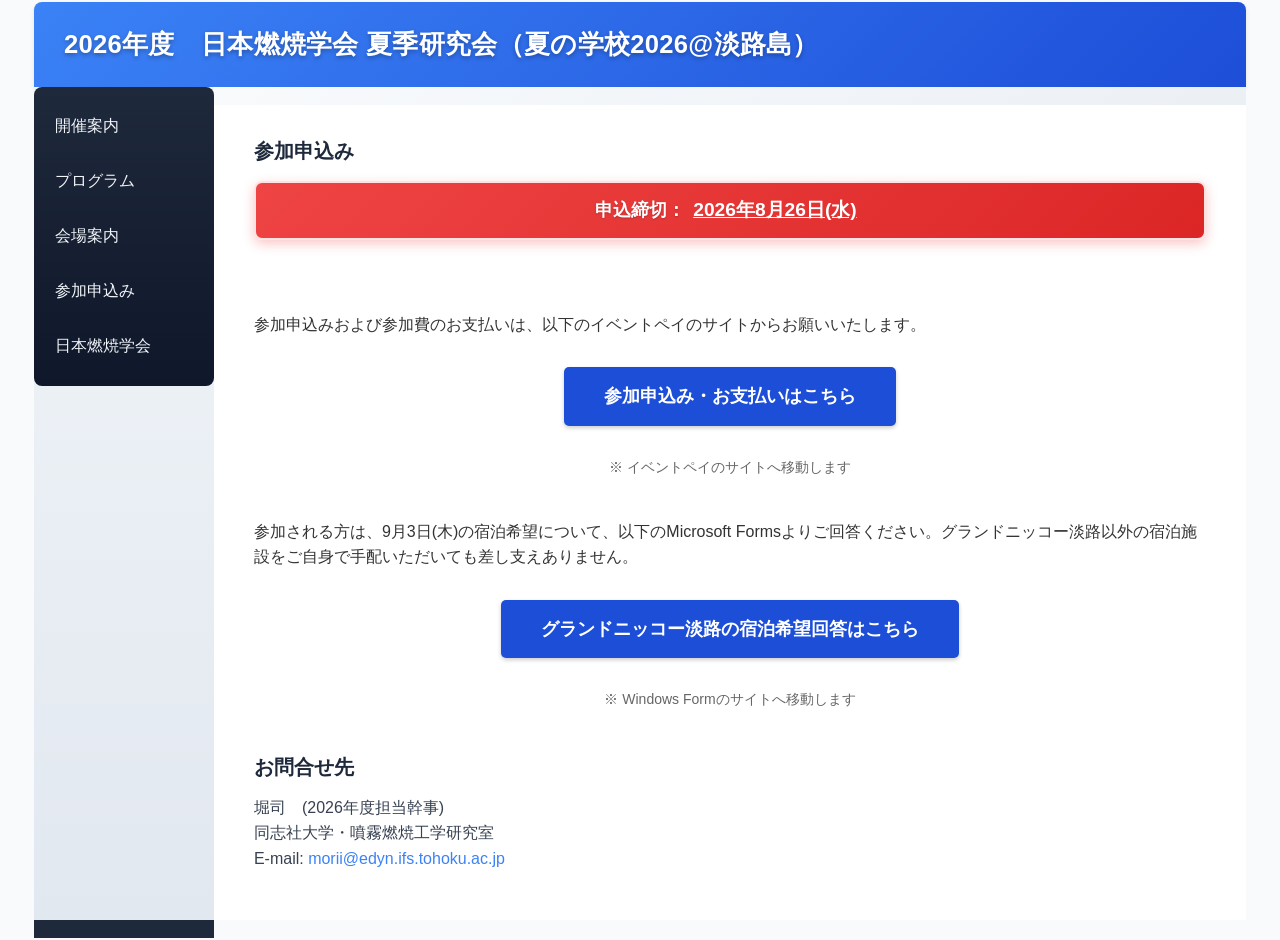
<file: regist.html>
<!DOCTYPE HTML PUBLIC "-//W3C//DTD HTML 4.01 Transitional//EN">
<html lang="ja">
<head>
  <meta charset="UTF-8">
  <meta name="GENERATOR" content="JustSystems Homepage Builder Version 21.0.3.0 for Windows">
  <title>2026年度　日本燃焼学会 夏季研究会（夏の学校2026@淡路島）</title>
  <link href="hpb9tm10_3.css" rel="stylesheet" type="text/css" id="hpb9tm10_3">
</head>
<body>
<table class="hpb-head" id="HPB_LAYOUT_H" border="0" cellpadding="0" cellspacing="0">
  <tbody>
   <tr><td height="85" style="padding: 20px 30px;"><span class="page-header">2026年度　日本燃焼学会 夏季研究会（夏の学校2026@淡路島）</span></td></tr>
  </tbody>
</table>

<table class="hpb-main" id="HPB_LAYOUTTABLE_06" border="0" cellpadding="0" cellspacing="0">
<tbody>
<tr>
<!-- ↓左側一行目 -->
<td class="hpb-side-cell3" id="HPB_LAYOUT_LMV0" valign="top" width="180">
   <table class="hpb-vmenu1" id="HPB_LINK_MENU_TABLE_01" border="0" cellpadding="5" cellspacing="0">
        <tbody>
          <tr><td class="hpb-vmenu1-head" height="1"> </td></tr>
          <tr><td class="hpb-vmenu1-idle1"><a href="index.html" class="hpb-vmenu1-link1">開催案内</a></td></tr>
          <tr><td class="hpb-vmenu1-idle1"><a href="program.html" class="hpb-vmenu1-link1">プログラム</a></td>    </tr>
          <tr><td class="hpb-vmenu1-idle1"><a href="kaijo.html" class="hpb-vmenu1-link1">会場案内</a></td></tr>
          <tr><td class="hpb-vmenu1-idle1"><a href="regist.html" class="hpb-vmenu1-link1">参加申込み</a></td></tr>
          <tr><td class="hpb-vmenu1-idle1"><a href="http://www.combustionsociety.jp/" class="hpb-vmenu1-link1">日本燃焼学会</a></td></tr>
          <tr><td class="hpb-vmenu1-head" height="1"> </td></tr>
        </tbody>
   </table></td>

<!-- ↓右側一行目 -->
<td class="hpb-cnt-cell3-x" id="HPB_LAYOUT_CONTENTS" align="center" valign="top"><a name="SKIP_LINK" id="SKIP_LINK"></a><br>

<table class="hpb-lb-tb1" align="center" border="0" cellpadding="0" cellspacing="0">
<tbody>
<tr><td class="hpb-lb-tb1-cell4">
  <div class="content-section">
    <h2 class="text-heading">参加申込み</h2>
    <div class="deadline-warning">
      <span class="deadline-text">申込締切：</span><span class="deadline-date">2026年8月26日(水)</span>
    </div>
  </div>
  
  <div class="info-section">
    <div class="text-body">
      <p style="font-size: 16px; margin-bottom: 20px;">
        参加申込みおよび参加費のお支払いは、以下のイベントペイのサイトからお願いいたします。
      </p>
      <div style="text-align: center; margin: 30px 0;">
        <a href="https://eventpay.jp/event_info?shop_code=2468550402521822&EventCode=C154928631" 
           target="_blank" 
           style="display: inline-block; 
                  background-color: #1d4ed8; 
                  color: white; 
                  padding: 15px 40px; 
                  text-decoration: none; 
                  font-size: 18px; 
                  font-weight: bold; 
                  border-radius: 5px; 
                  box-shadow: 0 2px 4px rgba(0,0,0,0.2);
                  transition: background-color 0.3s;">
          参加申込み・お支払いはこちら
        </a>
      </div>
      <p style="font-size: 14px; color: #666; text-align: center;">
        ※ イベントペイのサイトへ移動します<br>
      </p>
    </div>
  </div>

    <div class="info-section">
    <div class="text-body">
      <p style="font-size: 16px; margin-bottom: 20px;">
        参加される方は、9月3日(木)の宿泊希望について、以下のMicrosoft Formsよりご回答ください。グランドニッコー淡路以外の宿泊施設をご自身で手配いただいても差し支えありません。
      </p>
      <div style="text-align: center; margin: 30px 0;">
        <a href="https://forms.cloud.microsoft/Pages/ResponsePage.aspx?id=gMGpNSuYw0OD_N_OwcUPZKxRVPKpsB9LoKeWZZELEW9URjI2WE1CNkMxWENTQUczTVFONFZRSTFXTCQlQCN0PWcu" 
           target="_blank" 
           style="display: inline-block; 
                  background-color: #1d4ed8; 
                  color: white; 
                  padding: 15px 40px; 
                  text-decoration: none; 
                  font-size: 18px; 
                  font-weight: bold; 
                  border-radius: 5px; 
                  box-shadow: 0 2px 4px rgba(0,0,0,0.2);
                  transition: background-color 0.3s;">
          グランドニッコー淡路の宿泊希望回答はこちら
        </a>
      </div>
      <p style="font-size: 14px; color: #666; text-align: center;">
        ※ Windows Formのサイトへ移動します<br>
      </p>
    </div>
  </div>

  
  <div class="info-section">
    <div class="info-item">
      <span class="info-label">お問合せ先</span>
    </div>
    <div class="info-details">
      <div class="text-body">
        堀司　(2026年度担当幹事)<br>
        同志社大学・噴霧燃焼工学研究室<br>
        E-mail: <span id="email-address">JavaScript有効化でメールアドレスが表示されます</span>
      </div>
    </div>
  </div>

</td></tr>

</tbody></table>
</td>
</tr>

<!-- ↓二行目 -->
<tr>
<td class="hpb-cnt-cell4" valign="top"></td>
<td class="hpb-side-cell4" height="18" valign="top"></td>
</tr>

</tbody>
</table>

<script>
// より高度なスパム対策でメールアドレスを表示
document.addEventListener('DOMContentLoaded', function() {
    // Base64エンコードされたメールアドレス
    var encodedEmail = 'bW9yaWlAZWR5bi5pZnMudG9ob2t1LmFjLmpw';
    var emailSpan = document.getElementById('email-address');
    if (emailSpan) {
        var decodedEmail = atob(encodedEmail);
        emailSpan.innerHTML = '<a href="mailto:' + decodedEmail + '" style="color: #3b82f6;">' + decodedEmail + '</a>';
    }
});
</script>
</body>
</html>
</file>
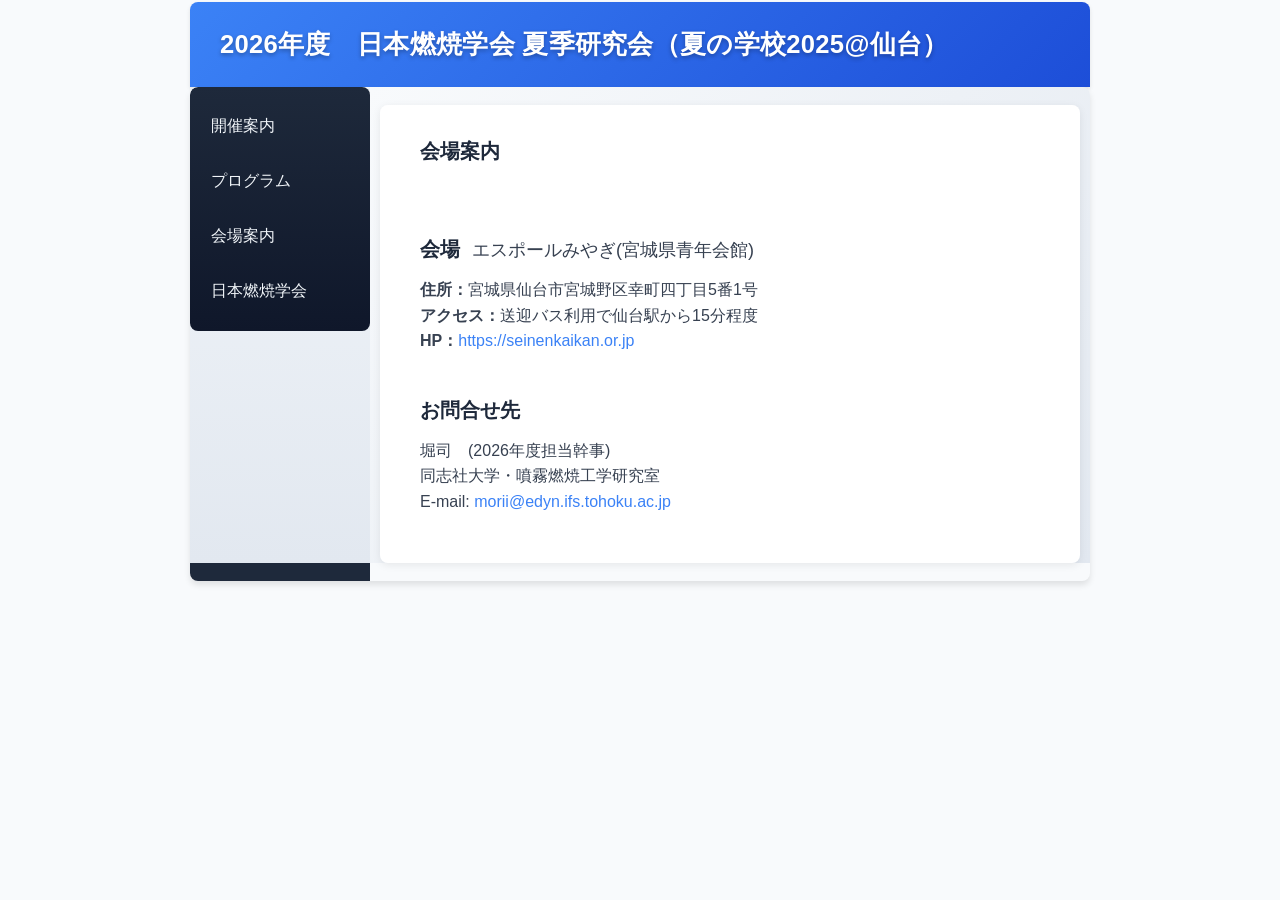
<file: 2025/2025_CombustionSummerrSchool_Japan-main/kaijo.html>
<!DOCTYPE HTML PUBLIC "-//W3C//DTD HTML 4.01 Transitional//EN">
<html lang="ja">
<head>
  <meta charset="UTF-8">
  <meta name="GENERATOR" content="JustSystems Homepage Builder Version 21.0.3.0 for Windows">
  <title>2026年度　日本燃焼学会 夏季研究会（夏の学校2025@仙台）</title>
  <link href="hpb9tm10_3.css" rel="stylesheet" type="text/css" id="hpb9tm10_3">
</head>
<body>
<table class="hpb-head" id="HPB_LAYOUT_H" border="0" cellpadding="0" cellspacing="0">
  <tbody>
   <tr><td height="85" style="padding: 20px 30px;"><span class="page-header">2026年度　日本燃焼学会 夏季研究会（夏の学校2025@仙台）</span></td></tr>
  </tbody>
</table>

<table class="hpb-main" id="HPB_LAYOUTTABLE_06" border="0" cellpadding="0" cellspacing="0">
<tbody>
<tr>
<!-- ↓左側一行目 -->
<td class="hpb-side-cell3" id="HPB_LAYOUT_LMV0" valign="top" width="180">
   <table class="hpb-vmenu1" id="HPB_LINK_MENU_TABLE_01" border="0" cellpadding="5" cellspacing="0">
        <tbody>
          <tr><td class="hpb-vmenu1-head" height="1"> </td></tr>
          <tr><td class="hpb-vmenu1-idle1"><a href="index.html" class="hpb-vmenu1-link1">開催案内</a></td></tr>
          <tr><td class="hpb-vmenu1-idle1"><a href="program.html" class="hpb-vmenu1-link1">プログラム</a></td>    </tr>
          <tr><td class="hpb-vmenu1-idle1"><a href="kaijo.html" class="hpb-vmenu1-link1">会場案内</a></td></tr>
          <!--<tr><td class="hpb-vmenu1-idle1"><a href="regist.html" class="hpb-vmenu1-link1">参加申込み</a></td></tr>-->
          <tr><td class="hpb-vmenu1-idle1"><a href="http://www.combustionsociety.jp/" class="hpb-vmenu1-link1">日本燃焼学会</a></td></tr>
          <tr><td class="hpb-vmenu1-head" height="1"> </td></tr>
        </tbody>
   </table></td>

<!-- ↓右側一行目 -->
<td class="hpb-cnt-cell3-x" id="HPB_LAYOUT_CONTENTS" align="center" valign="top"><a name="SKIP_LINK" id="SKIP_LINK"></a><br>

<table class="hpb-lb-tb1" align="center" border="0" cellpadding="0" cellspacing="0">
<tbody>
<tr><td class="hpb-lb-tb1-cell4">
  <div class="content-section">
    <h2 class="text-heading">会場案内</h2>
  </div>

  <div class="info-section">
    <div class="info-item">
      <span class="info-label">会場</span>
      <span class="info-value">エスポールみやぎ(宮城県青年会館)</span>
    </div>
    <div class="info-details">
      <div class="text-body">
        <strong>住所：</strong>宮城県仙台市宮城野区幸町四丁目5番1号<br>
        <strong>アクセス：</strong>送迎バス利用で仙台駅から15分程度<br>
        <strong>HP：</strong><a href="https://seinenkaikan.or.jp">https://seinenkaikan.or.jp</a>
      </div>
    </div>
  </div>

  <div class="info-section">
    <div class="info-item">
      <span class="info-label">お問合せ先</span>
    </div>
    <div class="info-details">
      <div class="text-body">
        堀司　(2026年度担当幹事)<br>
        同志社大学・噴霧燃焼工学研究室<br>
        E-mail: <span id="email-address">JavaScript有効化でメールアドレスが表示されます</span>
      </div>
    </div>
  </div>

</td></tr>

</tbody></table>
</td>
</tr>

<!-- ↓二行目 -->
<tr>
<td class="hpb-cnt-cell4" valign="top"></td>
<td class="hpb-side-cell4" height="18" valign="top"></td>
</tr>

</tbody>
</table>

<script>
// より高度なスパム対策でメールアドレスを表示
document.addEventListener('DOMContentLoaded', function() {
    // Base64エンコードされたメールアドレス
    var encodedEmail = 'bW9yaWlAZWR5bi5pZnMudG9ob2t1LmFjLmpw';
    var emailSpan = document.getElementById('email-address');
    if (emailSpan) {
        var decodedEmail = atob(encodedEmail);
        emailSpan.innerHTML = '<a href="mailto:' + decodedEmail + '" style="color: #3b82f6;">' + decodedEmail + '</a>';
    }
});
</script>
</body>
</html>
</file>
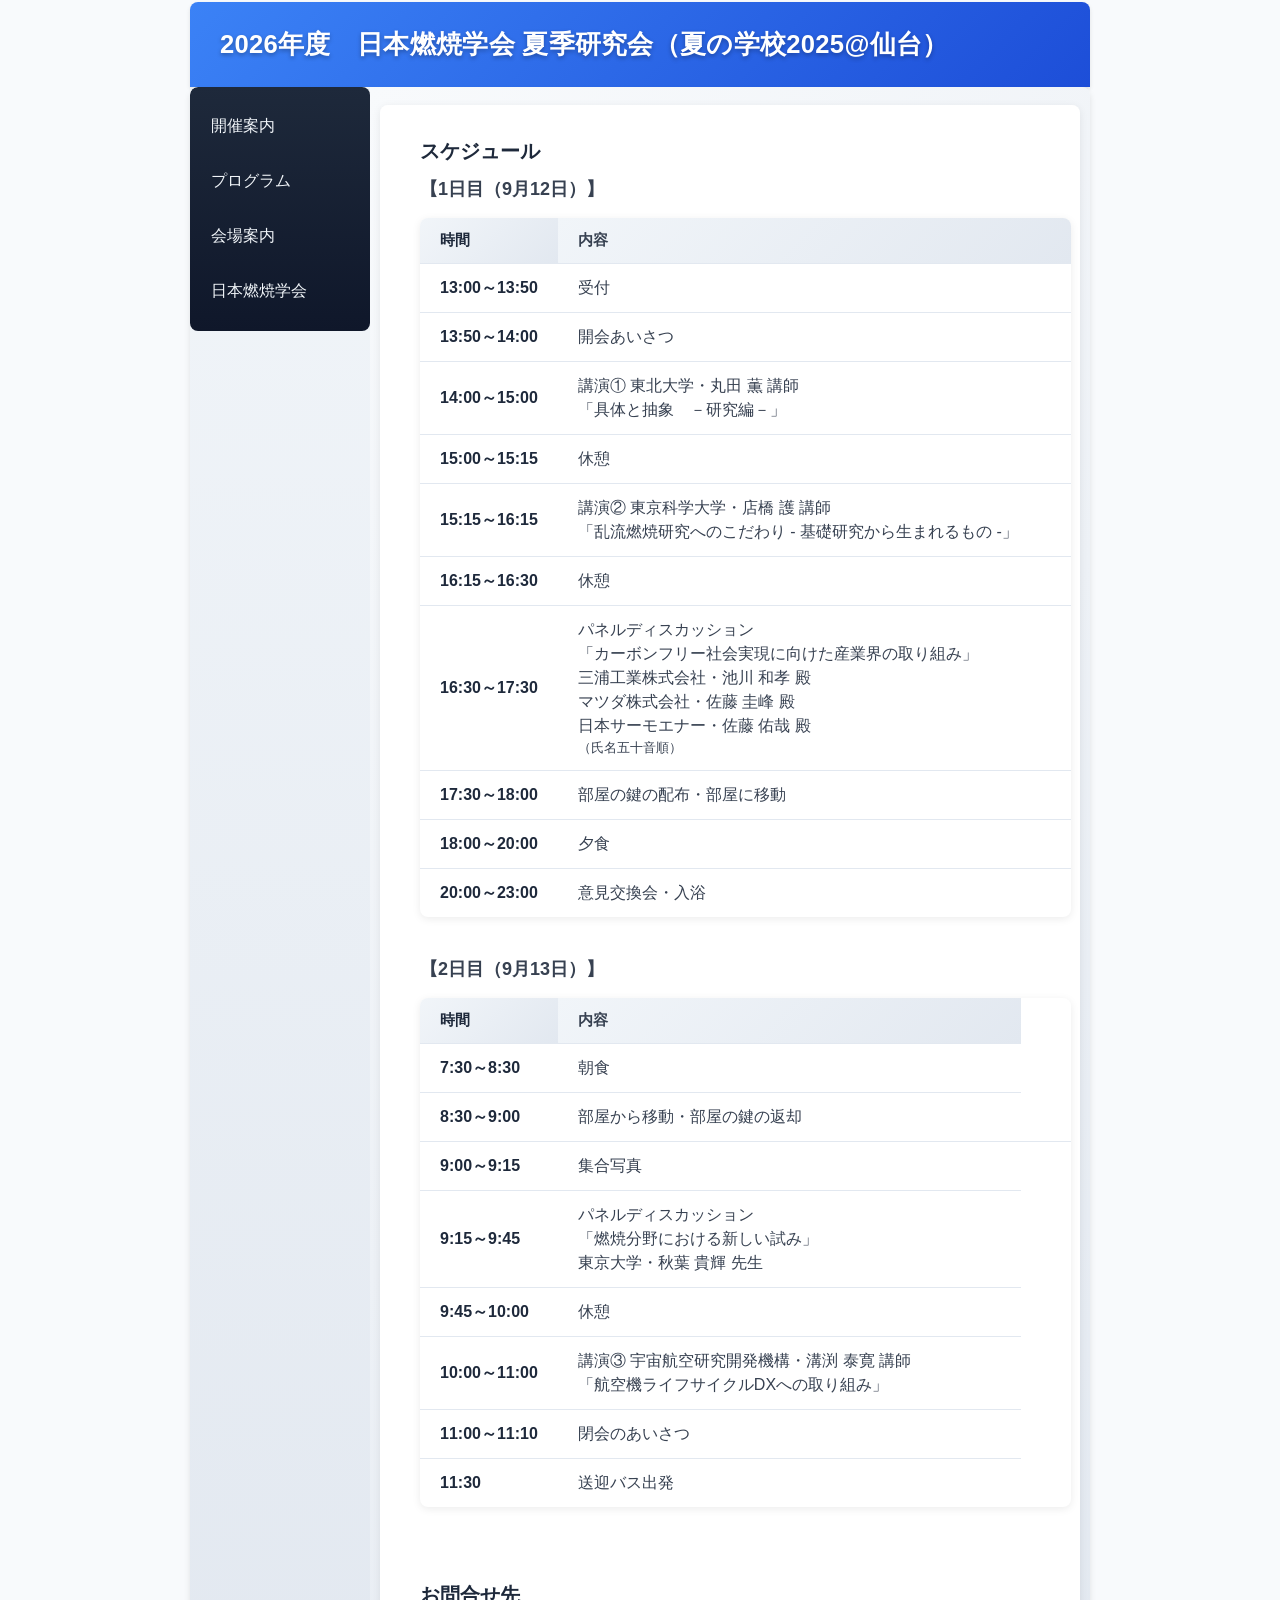
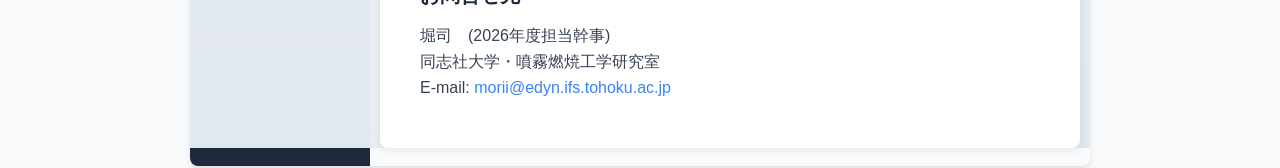
<file: 2025/2025_CombustionSummerrSchool_Japan-main/program.html>
<!DOCTYPE HTML PUBLIC "-//W3C//DTD HTML 4.01 Transitional//EN">
<html lang="ja">
<head>
  <meta charset="UTF-8">
  <meta name="GENERATOR" content="JustSystems Homepage Builder Version 21.0.3.0 for Windows">
  <title>2026年度　日本燃焼学会 夏季研究会（夏の学校2025@仙台）</title>
  <link href="hpb9tm10_3.css" rel="stylesheet" type="text/css" id="hpb9tm10_3">
</head>
<body>
<table class="hpb-head" id="HPB_LAYOUT_H" border="0" cellpadding="0" cellspacing="0">
  <tbody>
   <tr><td height="85" style="padding: 20px 30px;"><span class="page-header">2026年度　日本燃焼学会 夏季研究会（夏の学校2025@仙台）</span></td></tr>
  </tbody>
</table>

<table class="hpb-main" id="HPB_LAYOUTTABLE_06" border="0" cellpadding="0" cellspacing="0">
<tbody>
<tr>
<!-- ↓左側一行目 -->
<td class="hpb-side-cell3" id="HPB_LAYOUT_LMV0" valign="top" width="180">
   <table class="hpb-vmenu1" id="HPB_LINK_MENU_TABLE_01" border="0" cellpadding="5" cellspacing="0">
        <tbody>
          <tr><td class="hpb-vmenu1-head" height="1"> </td></tr>
          <tr><td class="hpb-vmenu1-idle1"><a href="index.html" class="hpb-vmenu1-link1">開催案内</a></td></tr>
          <tr><td class="hpb-vmenu1-idle1"><a href="program.html" class="hpb-vmenu1-link1">プログラム</a></td>    </tr>
          <tr><td class="hpb-vmenu1-idle1"><a href="kaijo.html" class="hpb-vmenu1-link1">会場案内</a></td></tr>
          <!--<tr><td class="hpb-vmenu1-idle1"><a href="regist.html" class="hpb-vmenu1-link1">参加申込み</a></td></tr>-->
          <tr><td class="hpb-vmenu1-idle1"><a href="http://www.combustionsociety.jp/" class="hpb-vmenu1-link1">日本燃焼学会</a></td></tr>
          <tr><td class="hpb-vmenu1-head" height="1"> </td></tr>
        </tbody>
   </table></td>

<!-- ↓右側一行目 -->
<td class="hpb-cnt-cell3-x" id="HPB_LAYOUT_CONTENTS" align="center" valign="top"><a name="SKIP_LINK" id="SKIP_LINK"></a><br>

<table class="hpb-lb-tb1" align="center" border="0" cellpadding="0" cellspacing="0">
<tbody>
<tr><td class="hpb-lb-tb1-cell4">  <div class="content-section">
    <h2 class="text-heading">スケジュール</h2>
    
    <div class="info-section">
      <h3 class="text-subheading">【1日目（9月12日）】</h3>
      <table class="program-table">
        <thead>
          <tr>
            <th class="time-col">時間</th>
            <th class="content-col">内容</th>
          </tr>
        </thead>
        <tbody>
          <tr>
            <td class="time-col">13:00～13:50</td>
            <td class="content-col">受付</td>
          </tr>
          <tr>
            <td class="time-col">13:50～14:00</td>
            <td class="content-col">開会あいさつ</td>
          </tr>
          <tr>
            <td class="time-col">14:00～15:00</td>
            <td class="content-col">講演① 東北大学・丸田 薫 講師 <br>「具体と抽象　－研究編－」</td>
          </tr>
          <tr>
            <td class="time-col">15:00～15:15</td>
            <td class="content-col">休憩</td>
          </tr>
          <tr>
            <td class="time-col">15:15～16:15</td>
            <td class="content-col">講演②  東京科学大学・店橋 護 講師 <br>「乱流燃焼研究へのこだわり - 基礎研究から生まれるもの -」</td>
          </tr>
          <tr>
            <td class="time-col">16:15～16:30</td>
            <td class="content-col">休憩</td>
          </tr>
          <tr>
            <td class="time-col">16:30～17:30</td>
            <td class="content-col">パネルディスカッション <br>「カーボンフリー社会実現に向けた産業界の取り組み」<br> 三浦工業株式会社・池川 和孝 殿<br>マツダ株式会社・佐藤 圭峰 殿<br>日本サーモエナー・佐藤 佑哉 殿<br><small>（氏名五十音順）</small> </td>
          </tr>
          <tr>
            <td class="time-col">17:30～18:00</td>
            <td class="content-col"> 部屋の鍵の配布・部屋に移動 </td>
          </tr>
          <tr>
            <td class="time-col">18:00～20:00</td>
            <td class="content-col">夕食</td>
          </tr>
          <tr>
            <td class="time-col">20:00～23:00</td>
            <td class="content-col">意見交換会・入浴</td>
          </tr>
        </tbody>
      </table>
    </div>

    <div class="info-section">
      <h3 class="text-subheading">【2日目（9月13日）】</h3>
      <table class="program-table">
        <thead>
          <tr>
            <th class="time-col">時間</th>
            <th class="content-col">内容</th>
          </tr>
        </thead>
        <tbody>
          <tr>
            <td class="time-col">7:30～8:30</td>
            <td class="content-col">朝食</td>
          </tr>
          <tr>
            <td class="time-col">8:30～9:00</td>
            <td class="content-col">部屋から移動・部屋の鍵の返却<td>
          </tr>
          <tr>
            <td class="time-col">9:00～9:15</td>
            <td class="content-col">集合写真</td>
          </tr>
          <tr>
            <td class="time-col">9:15～9:45</td>
            <td class="content-col">パネルディスカッション<br>「燃焼分野における新しい試み」<br> 東京大学・秋葉 貴輝 先生</td>
          </tr>
          <tr>
            <td class="time-col">9:45～10:00</td>
            <td class="content-col">休憩</td>
          </tr>
          <tr>
            <td class="time-col">10:00～11:00</td>
            <td class="content-col">講演③ 宇宙航空研究開発機構・溝渕 泰寛 講師 <br>「航空機ライフサイクルDXへの取り組み」</td>
          </tr>
          <tr>
            <td class="time-col">11:00～11:10</td>
            <td class="content-col">閉会のあいさつ</td>
          </tr>
          <tr>
            <td class="time-col">11:30</td>
            <td class="content-col">送迎バス出発</td>
          </tr>
        </tbody>
      </table>
    </div>
  </div>

  <div class="info-section">
    <div class="info-item">
      <span class="info-label">お問合せ先</span>
    </div>
    <div class="info-details">
      <div class="text-body">
        堀司　(2026年度担当幹事)<br>
        同志社大学・噴霧燃焼工学研究室<br>
        E-mail: <span id="email-address">JavaScript有効化でメールアドレスが表示されます</span>
      </div>
    </div>
  </div>

</td></tr>

</tbody></table>
</td>
</tr>

<!-- ↓二行目 -->
<tr>
<td class="hpb-cnt-cell4" valign="top"></td>
<td class="hpb-side-cell4" height="18" valign="top"></td>
</tr>

</tbody>
</table>

<script>
// より高度なスパム対策でメールアドレスを表示
document.addEventListener('DOMContentLoaded', function() {
    // Base64エンコードされたメールアドレス
    var encodedEmail = 'bW9yaWlAZWR5bi5pZnMudG9ob2t1LmFjLmpw';
    var emailSpan = document.getElementById('email-address');
    if (emailSpan) {
        var decodedEmail = atob(encodedEmail);
        emailSpan.innerHTML = '<a href="mailto:' + decodedEmail + '" style="color: #3b82f6;">' + decodedEmail + '</a>';
    }
});
</script>
</body>
</html>
</file>
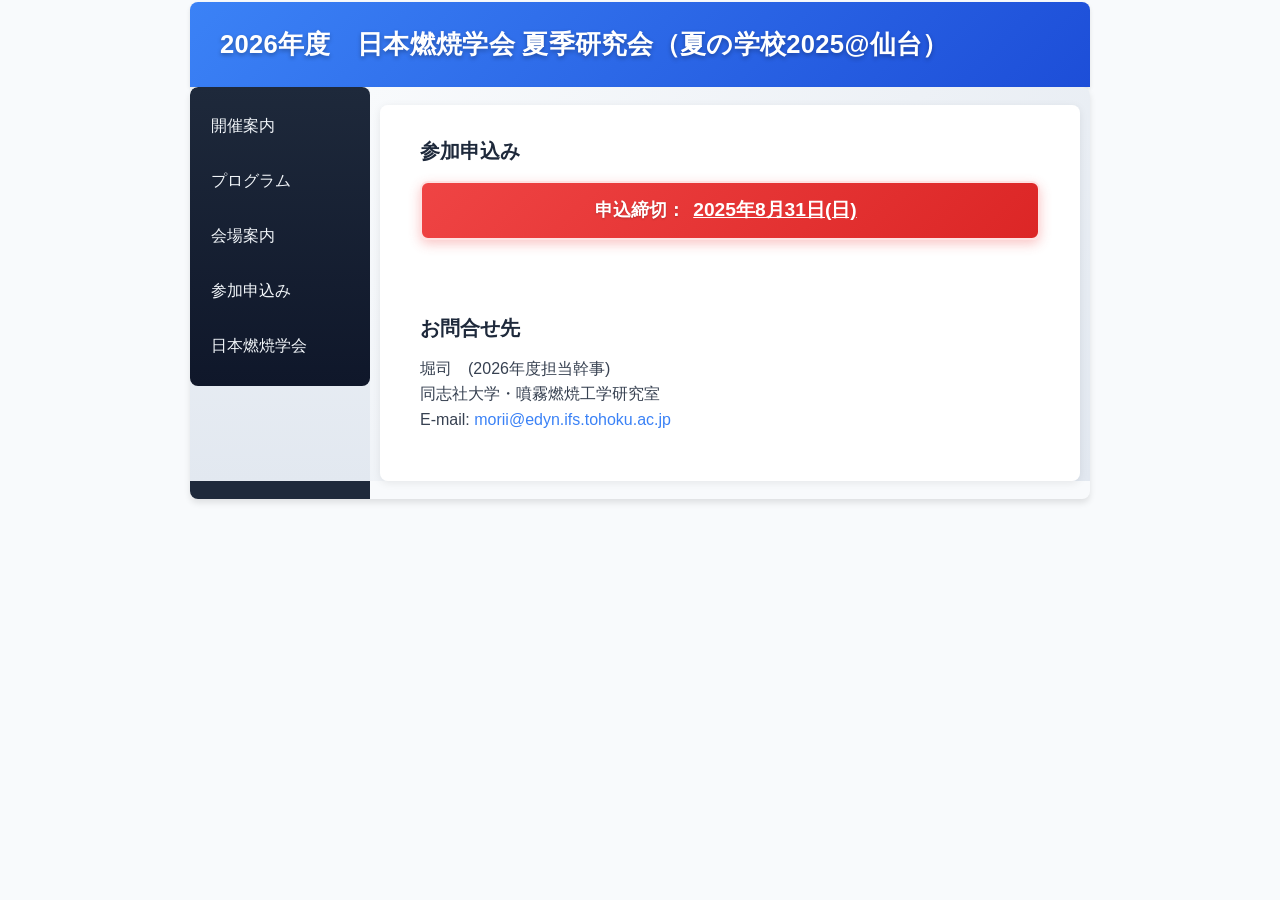
<file: 2025/2025_CombustionSummerrSchool_Japan-main/regist.html>
<!DOCTYPE HTML PUBLIC "-//W3C//DTD HTML 4.01 Transitional//EN">
<html lang="ja">
<head>
  <meta charset="UTF-8">
  <meta name="GENERATOR" content="JustSystems Homepage Builder Version 21.0.3.0 for Windows">
  <title>2026年度　日本燃焼学会 夏季研究会（夏の学校2025@仙台）</title>
  <link href="hpb9tm10_3.css" rel="stylesheet" type="text/css" id="hpb9tm10_3">
</head>
<body>
<table class="hpb-head" id="HPB_LAYOUT_H" border="0" cellpadding="0" cellspacing="0">
  <tbody>
   <tr><td height="85" style="padding: 20px 30px;"><span class="page-header">2026年度　日本燃焼学会 夏季研究会（夏の学校2025@仙台）</span></td></tr>
  </tbody>
</table>

<table class="hpb-main" id="HPB_LAYOUTTABLE_06" border="0" cellpadding="0" cellspacing="0">
<tbody>
<tr>
<!-- ↓左側一行目 -->
<td class="hpb-side-cell3" id="HPB_LAYOUT_LMV0" valign="top" width="180">
   <table class="hpb-vmenu1" id="HPB_LINK_MENU_TABLE_01" border="0" cellpadding="5" cellspacing="0">
        <tbody>
          <tr><td class="hpb-vmenu1-head" height="1"> </td></tr>
          <tr><td class="hpb-vmenu1-idle1"><a href="index.html" class="hpb-vmenu1-link1">開催案内</a></td></tr>
          <tr><td class="hpb-vmenu1-idle1"><a href="program.html" class="hpb-vmenu1-link1">プログラム</a></td>    </tr>
          <tr><td class="hpb-vmenu1-idle1"><a href="kaijo.html" class="hpb-vmenu1-link1">会場案内</a></td></tr>
          <tr><td class="hpb-vmenu1-idle1"><a href="regist.html" class="hpb-vmenu1-link1">参加申込み</a></td></tr>
          <tr><td class="hpb-vmenu1-idle1"><a href="http://www.combustionsociety.jp/" class="hpb-vmenu1-link1">日本燃焼学会</a></td></tr>
          <tr><td class="hpb-vmenu1-head" height="1"> </td></tr>
        </tbody>
   </table></td>

<!-- ↓右側一行目 -->
<td class="hpb-cnt-cell3-x" id="HPB_LAYOUT_CONTENTS" align="center" valign="top"><a name="SKIP_LINK" id="SKIP_LINK"></a><br>

<table class="hpb-lb-tb1" align="center" border="0" cellpadding="0" cellspacing="0">
<tbody>
<tr><td class="hpb-lb-tb1-cell4">
  <div class="content-section">
    <h2 class="text-heading">参加申込み</h2>
    <div class="deadline-warning">
      <span class="deadline-text">申込締切：</span><span class="deadline-date">2025年8月31日(日)</span>
    </div>
  </div>
  <!--
  <div class="info-section">
    <div class="text-body">
      <p style="font-size: 16px; margin-bottom: 20px;">
        参加申込みおよび参加費のお支払いは、以下のイベントペイのサイトからお願いいたします。
      </p>
      <div style="text-align: center; margin: 30px 0;">
        <a href="https://eventpay.jp/event_info/?shop_code=2468550402521822&EventCode=P369523626" 
           target="_blank" 
           style="display: inline-block; 
                  background-color: #1d4ed8; 
                  color: white; 
                  padding: 15px 40px; 
                  text-decoration: none; 
                  font-size: 18px; 
                  font-weight: bold; 
                  border-radius: 5px; 
                  box-shadow: 0 2px 4px rgba(0,0,0,0.2);
                  transition: background-color 0.3s;">
          参加申込み・お支払いはこちら
        </a>
      </div>
      <p style="font-size: 14px; color: #666; text-align: center;">
        ※ イベントペイのサイトへ移動します<br>
      </p>
    </div>
  </div>
  -->

  <div class="info-section">
    <div class="info-item">
      <span class="info-label">お問合せ先</span>
    </div>
    <div class="info-details">
      <div class="text-body">
        堀司　(2026年度担当幹事)<br>
        同志社大学・噴霧燃焼工学研究室<br>
        E-mail: <span id="email-address">JavaScript有効化でメールアドレスが表示されます</span>
      </div>
    </div>
  </div>

</td></tr>

</tbody></table>
</td>
</tr>

<!-- ↓二行目 -->
<tr>
<td class="hpb-cnt-cell4" valign="top"></td>
<td class="hpb-side-cell4" height="18" valign="top"></td>
</tr>

</tbody>
</table>

<script>
// より高度なスパム対策でメールアドレスを表示
document.addEventListener('DOMContentLoaded', function() {
    // Base64エンコードされたメールアドレス
    var encodedEmail = 'bW9yaWlAZWR5bi5pZnMudG9ob2t1LmFjLmpw';
    var emailSpan = document.getElementById('email-address');
    if (emailSpan) {
        var decodedEmail = atob(encodedEmail);
        emailSpan.innerHTML = '<a href="mailto:' + decodedEmail + '" style="color: #3b82f6;">' + decodedEmail + '</a>';
    }
});
</script>
</body>
</html>
</file>
<file: hpb9tm10_3.css>
/*- themeid=hpb9tm10_3; --------------------------------*/
/*-------------------- maintable --------------------*/

.hpb-main {
	/* width: 900px;
	box-shadow: 0 4px 6px rgba(0, 0, 0, 0.1);
	border-radius: 8px;
	overflow: hidden; */
	width: 95%;
    max-width: 1400px;
}

/*-------------------- contents --------------------*/

.hpb-cnt-cell3-x {
	font-size: 100%;
	background: linear-gradient(135deg, #f8fafc 0%, #e2e8f0 100%);
}

.hpb-cnt-cell4 {
	font-size: 100%;
	background: #1e293b;
}

/*-------------------- head --------------------*/

.hpb-head {
	background: linear-gradient(135deg, #3b82f6 0%, #1d4ed8 100%);
	box-shadow: 0 2px 4px rgba(0, 0, 0, 0.1);
	border-radius: 8px 8px 0 0;
	overflow: hidden;
}

/*-------------------- side --------------------*/

.hpb-side-cell3 {
	font-size: 100%;
	background: linear-gradient(180deg, #f1f5f9 0%, #e2e8f0 100%);
	width: 180px;
}

/*-------------------- layout base --------------------*/

.hpb-lb-tb1 {
	/* width: 700px;
	border-radius: 8px;
	overflow: hidden;
	box-shadow: 0 2px 8px rgba(0, 0, 0, 0.08); */
	width: 100%;

    max-width: 1100px;
}

.hpb-lb-tb1-cell4 {
	font-size: 1rem;
	font-weight: normal;
	padding: 2rem 2.5rem;
	background: #ffffff;
	border-bottom: none;
	line-height: 1.6;
}

.hpb-lb-tb1-cell4:last-child {
	border-bottom: none;
}

/* 参加費テーブル用スタイル */
.fee-table {
	border-collapse: collapse;
	border: 2px solid #3b82f6;
	border-radius: 8px;
	overflow: hidden;
	margin: 1rem 0;
	box-shadow: 0 2px 4px rgba(0, 0, 0, 0.1);
	width: 100%;
	max-width: 700px;
}

.fee-table td {
	border: 1px solid #cbd5e1;
	padding: 12px 8px;
	font-size: 0.9rem;
	white-space: nowrap;
	text-align: center;
}

.fee-table-header {
	background: linear-gradient(135deg, #3b82f6 0%, #1d4ed8 100%);
	color: white;
	font-weight: 600;
}

.fee-table-data {
	background: #ffffff;
	color: #1e293b;
	font-weight: 600;
}

/*-------------------- vertical menu --------------------*/

.hpb-vmenu1 {
	float: none;
	width: 100%;
	background: linear-gradient(180deg, #1e293b 0%, #0f172a 100%);
	border-radius: 8px;
	overflow: hidden;
}

.hpb-vmenu1-head {
	height: 12px;
}

.hpb-vmenu1-link0:link {
	text-decoration: none;
	color: #000000;
}

.hpb-vmenu1-link0:visited {
	color: #000000;
	text-decoration: none;
}

.hpb-vmenu1-link0:hover {
	color: #000000;
	text-decoration: underline;
}

.hpb-vmenu1-link1:link {
	font-size: 100%;
	color: #f1f5f9;
	text-decoration: none;
	display: block;
	padding: 12px 16px;
	transition: all 0.3s ease;
}

.hpb-vmenu1-link1:visited {
	font-size: 100%;
	color: #f1f5f9;
	text-decoration: none;
}

.hpb-vmenu1-link1:hover {
	font-size: 100%;
	color: #ffffff;
	text-decoration: none;
	background: rgba(59, 130, 246, 0.2);
	transform: translateX(4px);
}

.hpb-vmenu1-link2:link {
	font-size: 100%;
	color: #FF0000;
	text-decoration: none;
}

.hpb-vmenu1-link2:visited {
	font-size: 100%;
	color: #FF0000;
	text-decoration: none;
}

.hpb-vmenu1-link2:hover {
	font-size: 100%;
	color: #FF0000;
	text-decoration: underline;
}

/* Section spacing improvements */
.section-spacing {
	margin-bottom: 1.5rem;
}

.section-spacing:last-child {
	margin-bottom: 0;
}

/* Better typography for specific elements */
.text-heading + .text-highlight,
.text-heading + .text-small {
	margin-left: 0.5rem;
}

/*-------------------- content menu --------------------*/
/* Empty ruleset removed */

/*-------------------- element type --------------------*/

a:link {
	color: #3b82f6;
	text-decoration: none;
	transition: color 0.3s ease;
}

a:visited {
	color: #3b82f6;
	text-decoration: none;
}

a:hover {
	color: #1d4ed8;
	text-decoration: none;
}

body {
	color: #1f2937;
	margin: 2px;
	font-size: 16px;
	background: #f8fafc;
	text-align: center;
	font-family: -apple-system, BlinkMacSystemFont, "Segoe UI", Roboto, "Helvetica Neue", Arial, "Noto Sans JP", sans-serif;
	line-height: 1.6;
}

h1 {
	color: #333333;
	margin-top: 0px;
	margin-right: 0px;
	margin-bottom: 0px;
	margin-left: 0px;
	font-size: 140%;
	font-weight: bold;
}

h2 {
	color: #333333;
	margin-top: 0px;
	margin-right: 0px;
	margin-bottom: 0px;
	margin-left: 0px;
	font-size: 135%;
	font-weight: bold;
}

h3 {
	color: #333333;
	margin-top: 0px;
	margin-right: 0px;
	margin-bottom: 0px;
	margin-left: 0px;
	font-size: 125%;
	font-weight: bold;
}

h4 {
	color: #333333;
	margin-top: 0px;
	margin-right: 0px;
	margin-bottom: 0px;
	margin-left: 0px;
	font-size: 119%;
	font-weight: bold;
}

h5 {
	color: #333333;
	margin-top: 0px;
	margin-right: 0px;
	margin-bottom: 0px;
	margin-left: 0px;
	font-size: 110%;
	font-weight: bold;
}

h6 {
	color: #333333;
	margin-top: 0px;
	margin-right: 0px;
	margin-bottom: 0px;
	margin-left: 0px;
	font-size: 100%;
	font-weight: bold;
}

address {
	color: #9b9b9b;
	margin-top: 8px;
	margin-right: 0px;
	margin-bottom: 8px;
	margin-left: 0px;
}

blockquote {
	color: #9b9b9b;
	margin-top: 8px;
	margin-right: 15px;
	margin-bottom: 8px;
	margin-left: 15px;
}

p {
	color: #333333;
	margin-top: 0px;
	margin-right: 0px;
	margin-bottom: 0px;
	margin-left: 0px;
	font-weight: normal;
}

pre {
	color: #9b9b9b;
	margin-top: 8px;
	margin-right: 0px;
	margin-bottom: 8px;
	margin-left: 0px;
}

ul {
	color: #333333;
	margin-top: 0px;
	margin-right: 0px;
	margin-bottom: 0px;
	margin-left: 16px;
	list-style-image : url(hpb_bul_circle01.gif);
	list-style-position: outside;
	list-style-type: none;
}

th {
	color: #333333;
	font-weight: bold;
}

select {
	color: #333333;
	margin-top: 0px;
	margin-right: 0px;
	margin-bottom: 0px;
	margin-left: 0px;
	font-weight: normal;
}

.hpb-head,.hpb-main {
	/* width: 900px;
	margin-right: auto;
	margin-left: auto;
	text-align: left; */
	 width: 95%;

    max-width: 1400px;

    margin-right: auto;

    margin-left: auto;

    text-align: left;
}

/* Typography System */
.text-title {
	font-size: 1.5rem;
	font-weight: 700;
	color: #1e293b;
	line-height: 1.4;
	margin-bottom: 1rem;
}

.text-heading {
	font-size: 1.25rem;
	font-weight: 600;
	color: #1e293b;
	line-height: 1.4;
	margin-bottom: 0.75rem;
}

.text-subheading {
	font-size: 1.125rem;
	font-weight: 600;
	color: #374151;
	line-height: 1.4;
	margin-bottom: 0.5rem;
}

.text-body {
	font-size: 1rem;
	font-weight: 400;
	color: #374151;
	line-height: 1.6;
	margin-bottom: 1rem;
}

.text-small {
	font-size: 0.875rem;
	font-weight: 400;
	color: #6b7280;
	line-height: 1.5;
}

.text-highlight {
	font-size: 1.125rem;
	font-weight: 500;
	color: #1e293b;
	line-height: 1.5;
}

/* Page header style */
.page-header {
	font-size: 1.6rem;
	font-weight: 800;
	color: white;
	line-height: 1.2;
	text-shadow: 0 2px 4px rgba(0, 0, 0, 0.3);
	letter-spacing: 0.3px;
}

/* Section spacing */
.section-spacing {
	margin-bottom: 2rem;
}

.section-spacing:last-child {
	margin-bottom: 0;
}

/* Content wrapper for better spacing */
.content-wrapper {
	padding: 1.5rem 2rem;
}

/* Information Display Components */
.info-section {
	margin-bottom: 2.5rem;
	padding: 0;
}

.info-section:last-child {
	margin-bottom: 0;
}

.info-item {
	display: flex;
	align-items: baseline;
	margin-bottom: 0.5rem;
	flex-wrap: wrap;
}

.info-label {
	font-size: 1.25rem;
	font-weight: 600;
	color: #1e293b;
	margin-right: 0.75rem;
	min-width: fit-content;
}

.info-value {
	font-size: 1.125rem;
	font-weight: 500;
	color: #374151;
	flex: 1;
}

.info-details {
	margin-top: 0.75rem;
	padding-left: 0;
}

.info-note {
	font-size: 0.875rem;
	color: #6b7280;
	margin-top: 0.5rem;
	font-style: italic;
}

/* Content sections with consistent spacing */
.content-section {
	margin-bottom: 2rem;
	padding-bottom: 1.5rem;
}

/* Deadline Warning Component */
.deadline-warning {
	background: linear-gradient(135deg, #ef4444 0%, #dc2626 100%);
	color: white;
	padding: 0.75rem 1.25rem;
	border-radius: 8px;
	font-weight: 600;
	font-size: 1rem;
	text-align: center;
	margin: 1rem 0;
	box-shadow: 0 4px 12px rgba(239, 68, 68, 0.3);
	border: 2px solid #fee2e2;
	animation: pulse-warning 2s infinite;
}

.deadline-warning .deadline-text {
	font-size: 1.1rem;
	font-weight: 700;
	text-shadow: 0 1px 2px rgba(0, 0, 0, 0.2);
}

.deadline-warning .deadline-date {
	font-size: 1.2rem;
	font-weight: 800;
	margin: 0 0.5rem;
	text-decoration: underline;
}

@keyframes pulse-warning {
	0%, 100% {
		box-shadow: 0 4px 12px rgba(239, 68, 68, 0.3);
		transform: scale(1);
	}
	50% {
		box-shadow: 0 6px 20px rgba(239, 68, 68, 0.5);
		transform: scale(1.02);
	}
}

/* Alternative subtle warning style */
.deadline-notice {
	background: linear-gradient(135deg, #fbbf24 0%, #f59e0b 100%);
	color: #92400e;
	padding: 0.75rem 1.25rem;
	border-radius: 8px;
	font-weight: 600;
	font-size: 1rem;
	text-align: center;
	margin: 1rem 0;
	border: 2px solid #fed7aa;
	box-shadow: 0 2px 8px rgba(251, 191, 36, 0.3);
}

/* Program Schedule Table */
.program-table {
	width: 105%;
	border-collapse: collapse;
	margin: 1rem 0;
	background: #ffffff;
	border-radius: 8px;
	overflow: hidden;
	box-shadow: 0 2px 8px rgba(0, 0, 0, 0.08);
}

.program-table th,
.program-table td {
	padding: 12px 20px;
	text-align: left;
	border-bottom: 1px solid #e2e8f0;
}

.program-table th {
	background: linear-gradient(135deg, #f1f5f9 0%, #e2e8f0 100%);
	font-weight: 600;
	color: #374151;
	font-size: 0.95rem;
}

.program-table td {
	color: #374151;
	font-size: 1rem;
	line-height: 1.5;
}

.program-table .time-col {
	width: 90px;
	font-weight: 600;
	color: #1e293b;
	white-space: nowrap;
}

.program-table .content-col {
	color: #374151;
}

.program-table tr:last-child td {
	border-bottom: none;
}

.program-table tr:hover {
	background-color: #f8fafc;
}

.news-list {
    display: flex;
    flex-direction: column;
    gap: 12px;
}

.news-item {
    display: flex;
    gap: 20px;
    padding: 12px 0;
    border-bottom: 1px solid #ddd;
}

.news-date {
    color: #666;
    min-width: 110px;
    font-weight: bold;
}

.news-title {
    flex: 1;
}
.news-item.new {
    background: #fff4e5;
    border-left: 5px solid #ff9800;
    padding: 14px 16px;
    border-radius: 6px;
}

.badge {
    display: inline-block;
    background: #e53935;
    color: #fff;
    font-size: 0.75rem;
    font-weight: bold;
    padding: 2px 8px;
    margin-right: 8px;
    border-radius: 12px;
}
</file>
<file: 2025/2025_CombustionSummerrSchool_Japan-main/hpb9tm10_3.css>
/*- themeid=hpb9tm10_3; --------------------------------*/
/*-------------------- maintable --------------------*/

.hpb-main {
	width: 900px;
	box-shadow: 0 4px 6px rgba(0, 0, 0, 0.1);
	border-radius: 8px;
	overflow: hidden;
}

/*-------------------- contents --------------------*/

.hpb-cnt-cell3-x {
	font-size: 100%;
	background: linear-gradient(135deg, #f8fafc 0%, #e2e8f0 100%);
}

.hpb-cnt-cell4 {
	font-size: 100%;
	background: #1e293b;
}

/*-------------------- head --------------------*/

.hpb-head {
	background: linear-gradient(135deg, #3b82f6 0%, #1d4ed8 100%);
	box-shadow: 0 2px 4px rgba(0, 0, 0, 0.1);
	border-radius: 8px 8px 0 0;
	overflow: hidden;
}

/*-------------------- side --------------------*/

.hpb-side-cell3 {
	font-size: 100%;
	background: linear-gradient(180deg, #f1f5f9 0%, #e2e8f0 100%);
	width: 180px;
}

/*-------------------- layout base --------------------*/

.hpb-lb-tb1 {
	width: 700px;
	border-radius: 8px;
	overflow: hidden;
	box-shadow: 0 2px 8px rgba(0, 0, 0, 0.08);
}

.hpb-lb-tb1-cell4 {
	font-size: 1rem;
	font-weight: normal;
	padding: 2rem 2.5rem;
	background: #ffffff;
	border-bottom: none;
	line-height: 1.6;
}

.hpb-lb-tb1-cell4:last-child {
	border-bottom: none;
}

/* 参加費テーブル用スタイル */
.fee-table {
	border-collapse: collapse;
	border: 2px solid #3b82f6;
	border-radius: 8px;
	overflow: hidden;
	margin: 1rem 0;
	box-shadow: 0 2px 4px rgba(0, 0, 0, 0.1);
	width: 100%;
	max-width: 700px;
}

.fee-table td {
	border: 1px solid #cbd5e1;
	padding: 12px 8px;
	font-size: 0.9rem;
	white-space: nowrap;
	text-align: center;
}

.fee-table-header {
	background: linear-gradient(135deg, #3b82f6 0%, #1d4ed8 100%);
	color: white;
	font-weight: 600;
}

.fee-table-data {
	background: #ffffff;
	color: #1e293b;
	font-weight: 600;
}

/*-------------------- vertical menu --------------------*/

.hpb-vmenu1 {
	float: none;
	width: 100%;
	background: linear-gradient(180deg, #1e293b 0%, #0f172a 100%);
	border-radius: 8px;
	overflow: hidden;
}

.hpb-vmenu1-head {
	height: 12px;
}

.hpb-vmenu1-link0:link {
	text-decoration: none;
	color: #000000;
}

.hpb-vmenu1-link0:visited {
	color: #000000;
	text-decoration: none;
}

.hpb-vmenu1-link0:hover {
	color: #000000;
	text-decoration: underline;
}

.hpb-vmenu1-link1:link {
	font-size: 100%;
	color: #f1f5f9;
	text-decoration: none;
	display: block;
	padding: 12px 16px;
	transition: all 0.3s ease;
}

.hpb-vmenu1-link1:visited {
	font-size: 100%;
	color: #f1f5f9;
	text-decoration: none;
}

.hpb-vmenu1-link1:hover {
	font-size: 100%;
	color: #ffffff;
	text-decoration: none;
	background: rgba(59, 130, 246, 0.2);
	transform: translateX(4px);
}

.hpb-vmenu1-link2:link {
	font-size: 100%;
	color: #FF0000;
	text-decoration: none;
}

.hpb-vmenu1-link2:visited {
	font-size: 100%;
	color: #FF0000;
	text-decoration: none;
}

.hpb-vmenu1-link2:hover {
	font-size: 100%;
	color: #FF0000;
	text-decoration: underline;
}

/* Section spacing improvements */
.section-spacing {
	margin-bottom: 1.5rem;
}

.section-spacing:last-child {
	margin-bottom: 0;
}

/* Better typography for specific elements */
.text-heading + .text-highlight,
.text-heading + .text-small {
	margin-left: 0.5rem;
}

/*-------------------- content menu --------------------*/
/* Empty ruleset removed */

/*-------------------- element type --------------------*/

a:link {
	color: #3b82f6;
	text-decoration: none;
	transition: color 0.3s ease;
}

a:visited {
	color: #3b82f6;
	text-decoration: none;
}

a:hover {
	color: #1d4ed8;
	text-decoration: none;
}

body {
	color: #1f2937;
	margin: 2px;
	font-size: 16px;
	background: #f8fafc;
	text-align: center;
	font-family: -apple-system, BlinkMacSystemFont, "Segoe UI", Roboto, "Helvetica Neue", Arial, "Noto Sans JP", sans-serif;
	line-height: 1.6;
}

h1 {
	color: #333333;
	margin-top: 0px;
	margin-right: 0px;
	margin-bottom: 0px;
	margin-left: 0px;
	font-size: 140%;
	font-weight: bold;
}

h2 {
	color: #333333;
	margin-top: 0px;
	margin-right: 0px;
	margin-bottom: 0px;
	margin-left: 0px;
	font-size: 135%;
	font-weight: bold;
}

h3 {
	color: #333333;
	margin-top: 0px;
	margin-right: 0px;
	margin-bottom: 0px;
	margin-left: 0px;
	font-size: 125%;
	font-weight: bold;
}

h4 {
	color: #333333;
	margin-top: 0px;
	margin-right: 0px;
	margin-bottom: 0px;
	margin-left: 0px;
	font-size: 119%;
	font-weight: bold;
}

h5 {
	color: #333333;
	margin-top: 0px;
	margin-right: 0px;
	margin-bottom: 0px;
	margin-left: 0px;
	font-size: 110%;
	font-weight: bold;
}

h6 {
	color: #333333;
	margin-top: 0px;
	margin-right: 0px;
	margin-bottom: 0px;
	margin-left: 0px;
	font-size: 100%;
	font-weight: bold;
}

address {
	color: #9b9b9b;
	margin-top: 8px;
	margin-right: 0px;
	margin-bottom: 8px;
	margin-left: 0px;
}

blockquote {
	color: #9b9b9b;
	margin-top: 8px;
	margin-right: 15px;
	margin-bottom: 8px;
	margin-left: 15px;
}

p {
	color: #333333;
	margin-top: 0px;
	margin-right: 0px;
	margin-bottom: 0px;
	margin-left: 0px;
	font-weight: normal;
}

pre {
	color: #9b9b9b;
	margin-top: 8px;
	margin-right: 0px;
	margin-bottom: 8px;
	margin-left: 0px;
}

ul {
	color: #333333;
	margin-top: 0px;
	margin-right: 0px;
	margin-bottom: 0px;
	margin-left: 16px;
	list-style-image : url(hpb_bul_circle01.gif);
	list-style-position: outside;
	list-style-type: none;
}

th {
	color: #333333;
	font-weight: bold;
}

select {
	color: #333333;
	margin-top: 0px;
	margin-right: 0px;
	margin-bottom: 0px;
	margin-left: 0px;
	font-weight: normal;
}

.hpb-head,.hpb-main {
	width: 900px;
	margin-right: auto;
	margin-left: auto;
	text-align: left;
}

/* Typography System */
.text-title {
	font-size: 1.5rem;
	font-weight: 700;
	color: #1e293b;
	line-height: 1.4;
	margin-bottom: 1rem;
}

.text-heading {
	font-size: 1.25rem;
	font-weight: 600;
	color: #1e293b;
	line-height: 1.4;
	margin-bottom: 0.75rem;
}

.text-subheading {
	font-size: 1.125rem;
	font-weight: 600;
	color: #374151;
	line-height: 1.4;
	margin-bottom: 0.5rem;
}

.text-body {
	font-size: 1rem;
	font-weight: 400;
	color: #374151;
	line-height: 1.6;
	margin-bottom: 1rem;
}

.text-small {
	font-size: 0.875rem;
	font-weight: 400;
	color: #6b7280;
	line-height: 1.5;
}

.text-highlight {
	font-size: 1.125rem;
	font-weight: 500;
	color: #1e293b;
	line-height: 1.5;
}

/* Page header style */
.page-header {
	font-size: 1.6rem;
	font-weight: 800;
	color: white;
	line-height: 1.2;
	text-shadow: 0 2px 4px rgba(0, 0, 0, 0.3);
	letter-spacing: 0.3px;
}

/* Section spacing */
.section-spacing {
	margin-bottom: 2rem;
}

.section-spacing:last-child {
	margin-bottom: 0;
}

/* Content wrapper for better spacing */
.content-wrapper {
	padding: 1.5rem 2rem;
}

/* Information Display Components */
.info-section {
	margin-bottom: 2.5rem;
	padding: 0;
}

.info-section:last-child {
	margin-bottom: 0;
}

.info-item {
	display: flex;
	align-items: baseline;
	margin-bottom: 0.5rem;
	flex-wrap: wrap;
}

.info-label {
	font-size: 1.25rem;
	font-weight: 600;
	color: #1e293b;
	margin-right: 0.75rem;
	min-width: fit-content;
}

.info-value {
	font-size: 1.125rem;
	font-weight: 500;
	color: #374151;
	flex: 1;
}

.info-details {
	margin-top: 0.75rem;
	padding-left: 0;
}

.info-note {
	font-size: 0.875rem;
	color: #6b7280;
	margin-top: 0.5rem;
	font-style: italic;
}

/* Content sections with consistent spacing */
.content-section {
	margin-bottom: 2rem;
	padding-bottom: 1.5rem;
}

/* Deadline Warning Component */
.deadline-warning {
	background: linear-gradient(135deg, #ef4444 0%, #dc2626 100%);
	color: white;
	padding: 0.75rem 1.25rem;
	border-radius: 8px;
	font-weight: 600;
	font-size: 1rem;
	text-align: center;
	margin: 1rem 0;
	box-shadow: 0 4px 12px rgba(239, 68, 68, 0.3);
	border: 2px solid #fee2e2;
	animation: pulse-warning 2s infinite;
}

.deadline-warning .deadline-text {
	font-size: 1.1rem;
	font-weight: 700;
	text-shadow: 0 1px 2px rgba(0, 0, 0, 0.2);
}

.deadline-warning .deadline-date {
	font-size: 1.2rem;
	font-weight: 800;
	margin: 0 0.5rem;
	text-decoration: underline;
}

@keyframes pulse-warning {
	0%, 100% {
		box-shadow: 0 4px 12px rgba(239, 68, 68, 0.3);
		transform: scale(1);
	}
	50% {
		box-shadow: 0 6px 20px rgba(239, 68, 68, 0.5);
		transform: scale(1.02);
	}
}

/* Alternative subtle warning style */
.deadline-notice {
	background: linear-gradient(135deg, #fbbf24 0%, #f59e0b 100%);
	color: #92400e;
	padding: 0.75rem 1.25rem;
	border-radius: 8px;
	font-weight: 600;
	font-size: 1rem;
	text-align: center;
	margin: 1rem 0;
	border: 2px solid #fed7aa;
	box-shadow: 0 2px 8px rgba(251, 191, 36, 0.3);
}

/* Program Schedule Table */
.program-table {
	width: 105%;
	border-collapse: collapse;
	margin: 1rem 0;
	background: #ffffff;
	border-radius: 8px;
	overflow: hidden;
	box-shadow: 0 2px 8px rgba(0, 0, 0, 0.08);
}

.program-table th,
.program-table td {
	padding: 12px 20px;
	text-align: left;
	border-bottom: 1px solid #e2e8f0;
}

.program-table th {
	background: linear-gradient(135deg, #f1f5f9 0%, #e2e8f0 100%);
	font-weight: 600;
	color: #374151;
	font-size: 0.95rem;
}

.program-table td {
	color: #374151;
	font-size: 1rem;
	line-height: 1.5;
}

.program-table .time-col {
	width: 90px;
	font-weight: 600;
	color: #1e293b;
	white-space: nowrap;
}

.program-table .content-col {
	color: #374151;
}

.program-table tr:last-child td {
	border-bottom: none;
}

.program-table tr:hover {
	background-color: #f8fafc;
}
</file>
